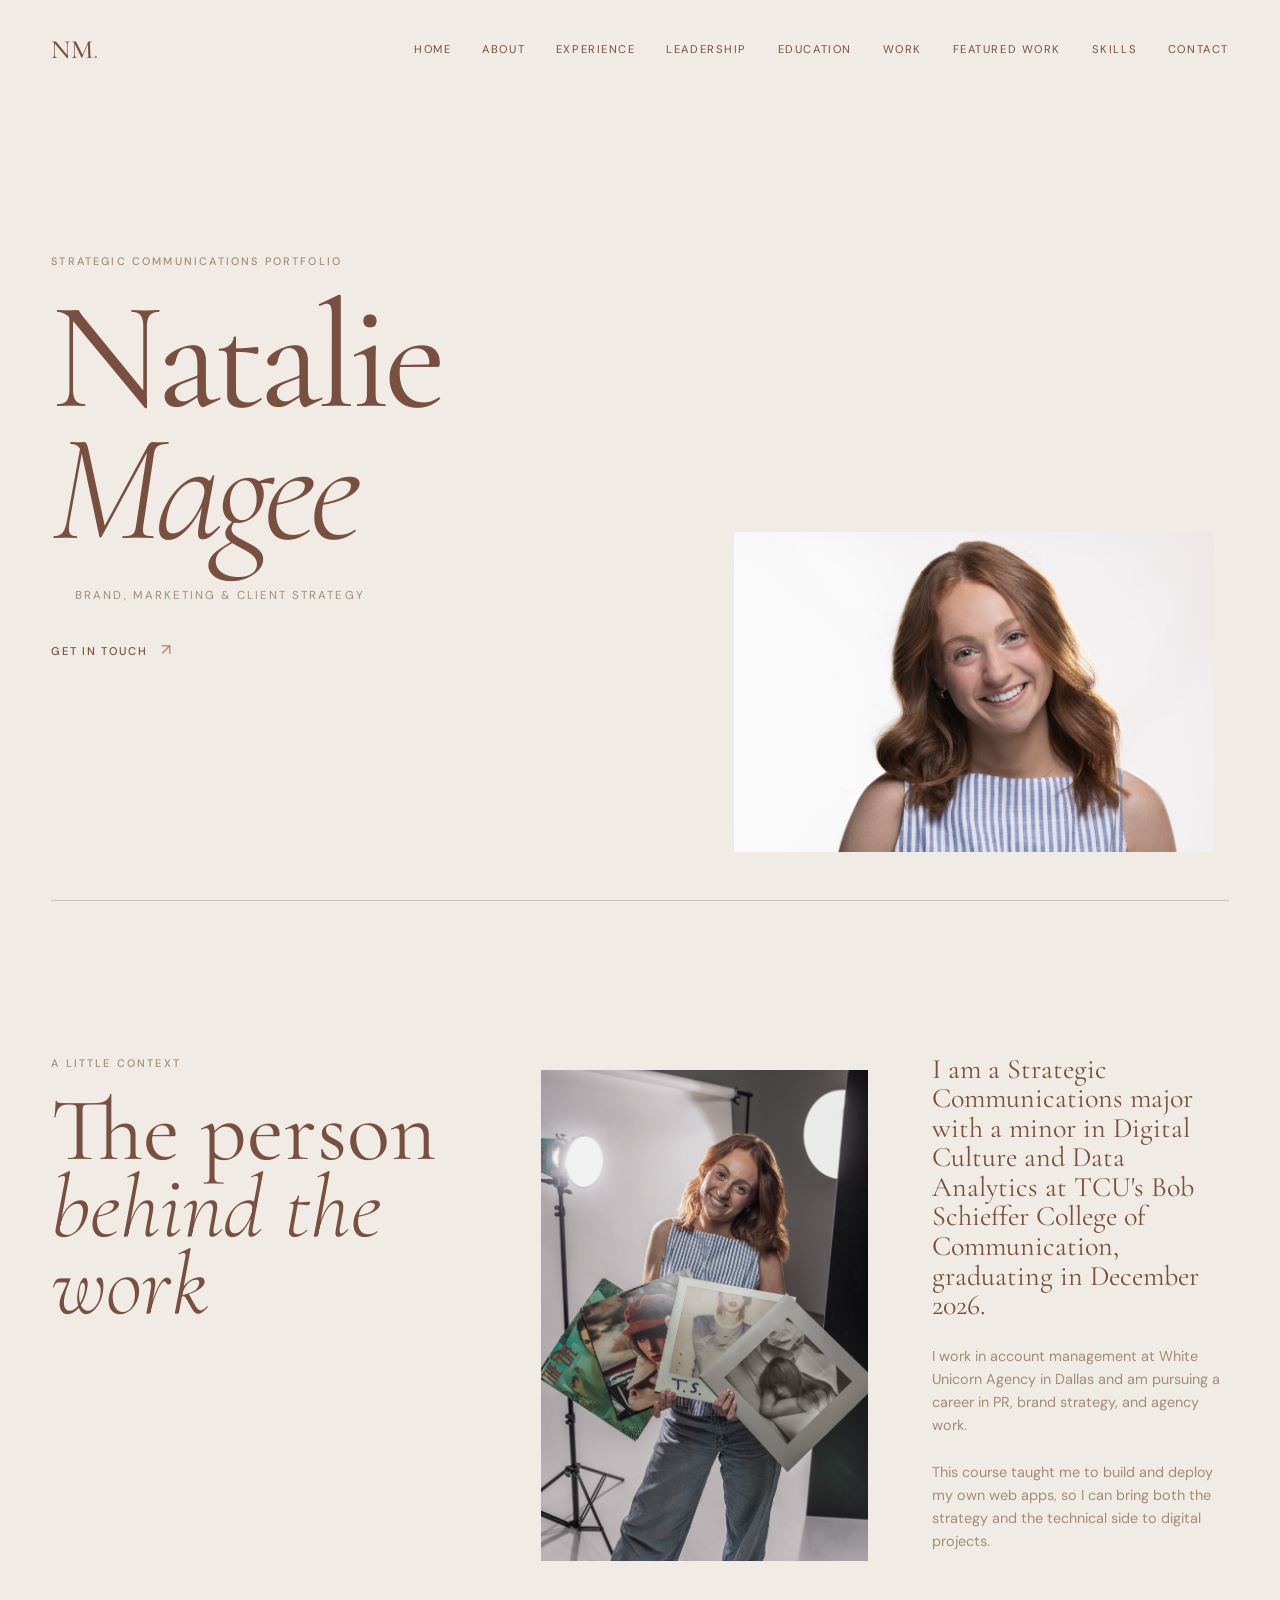
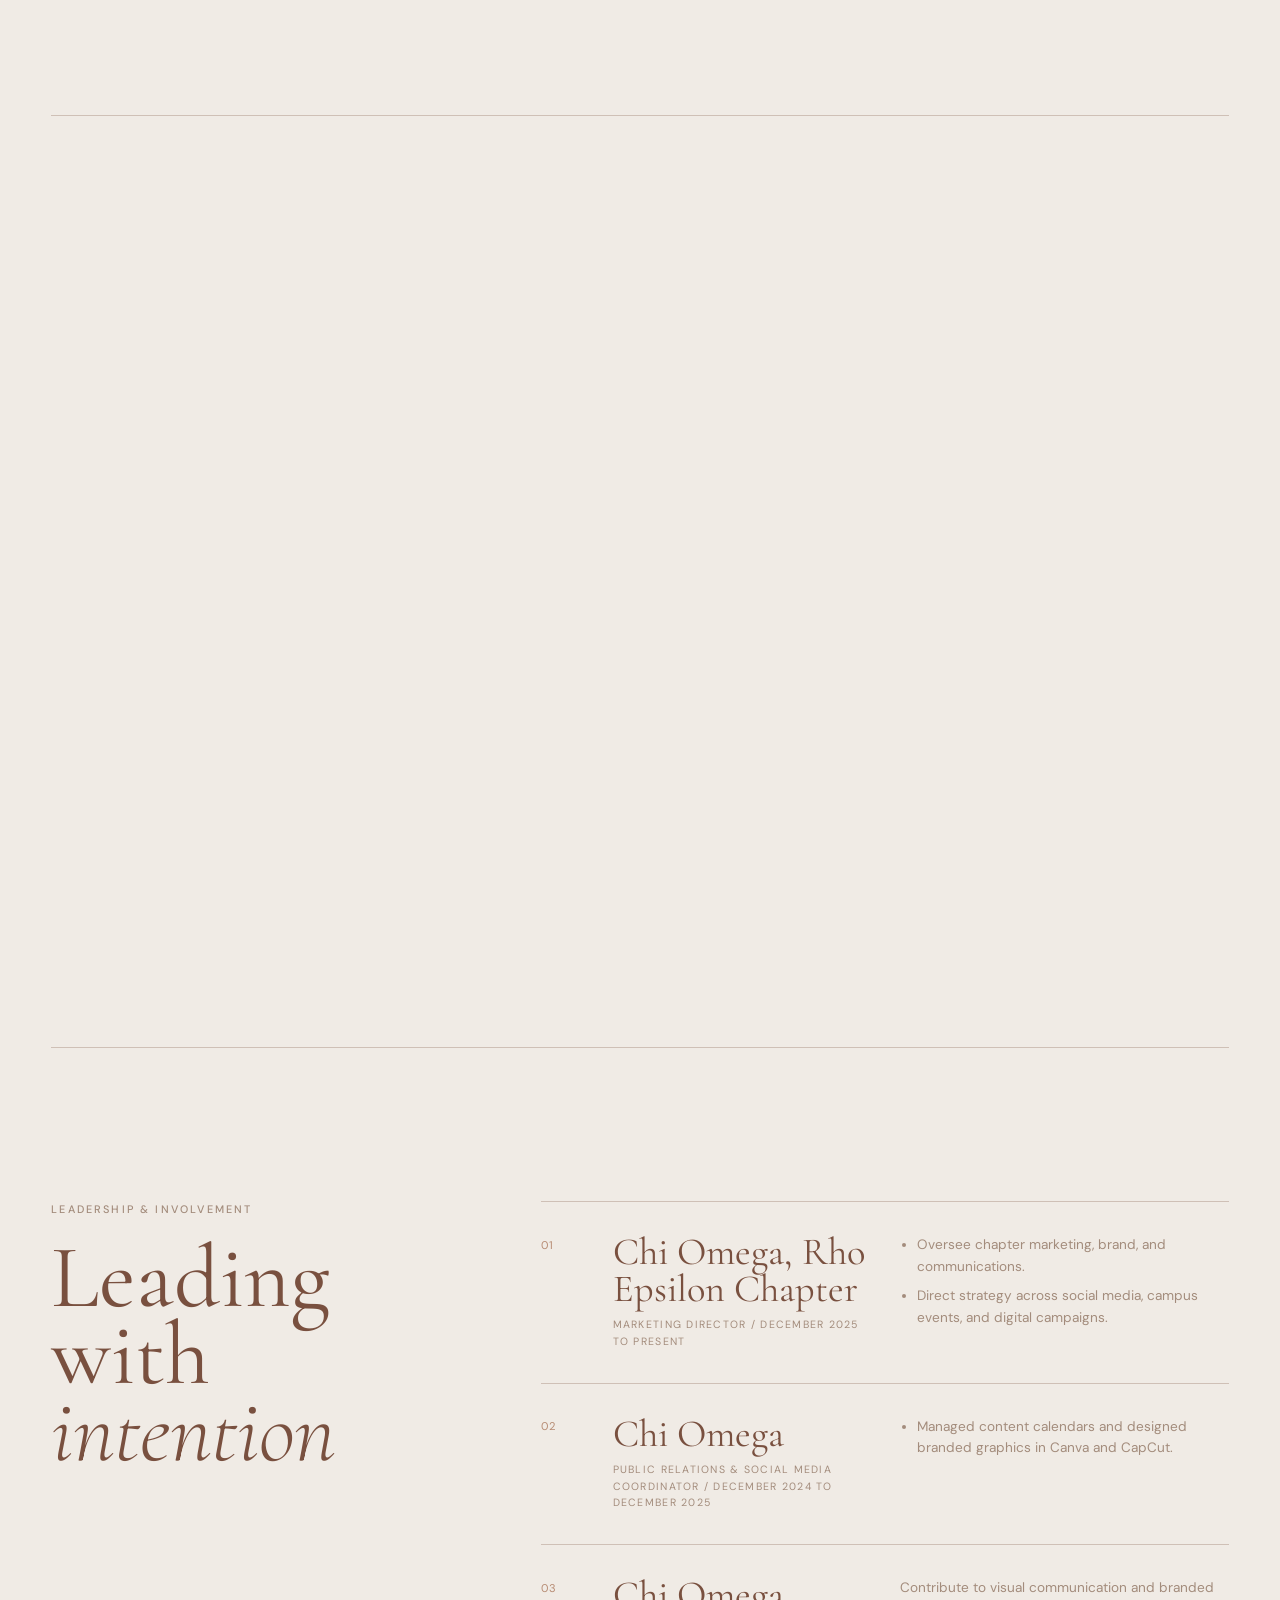
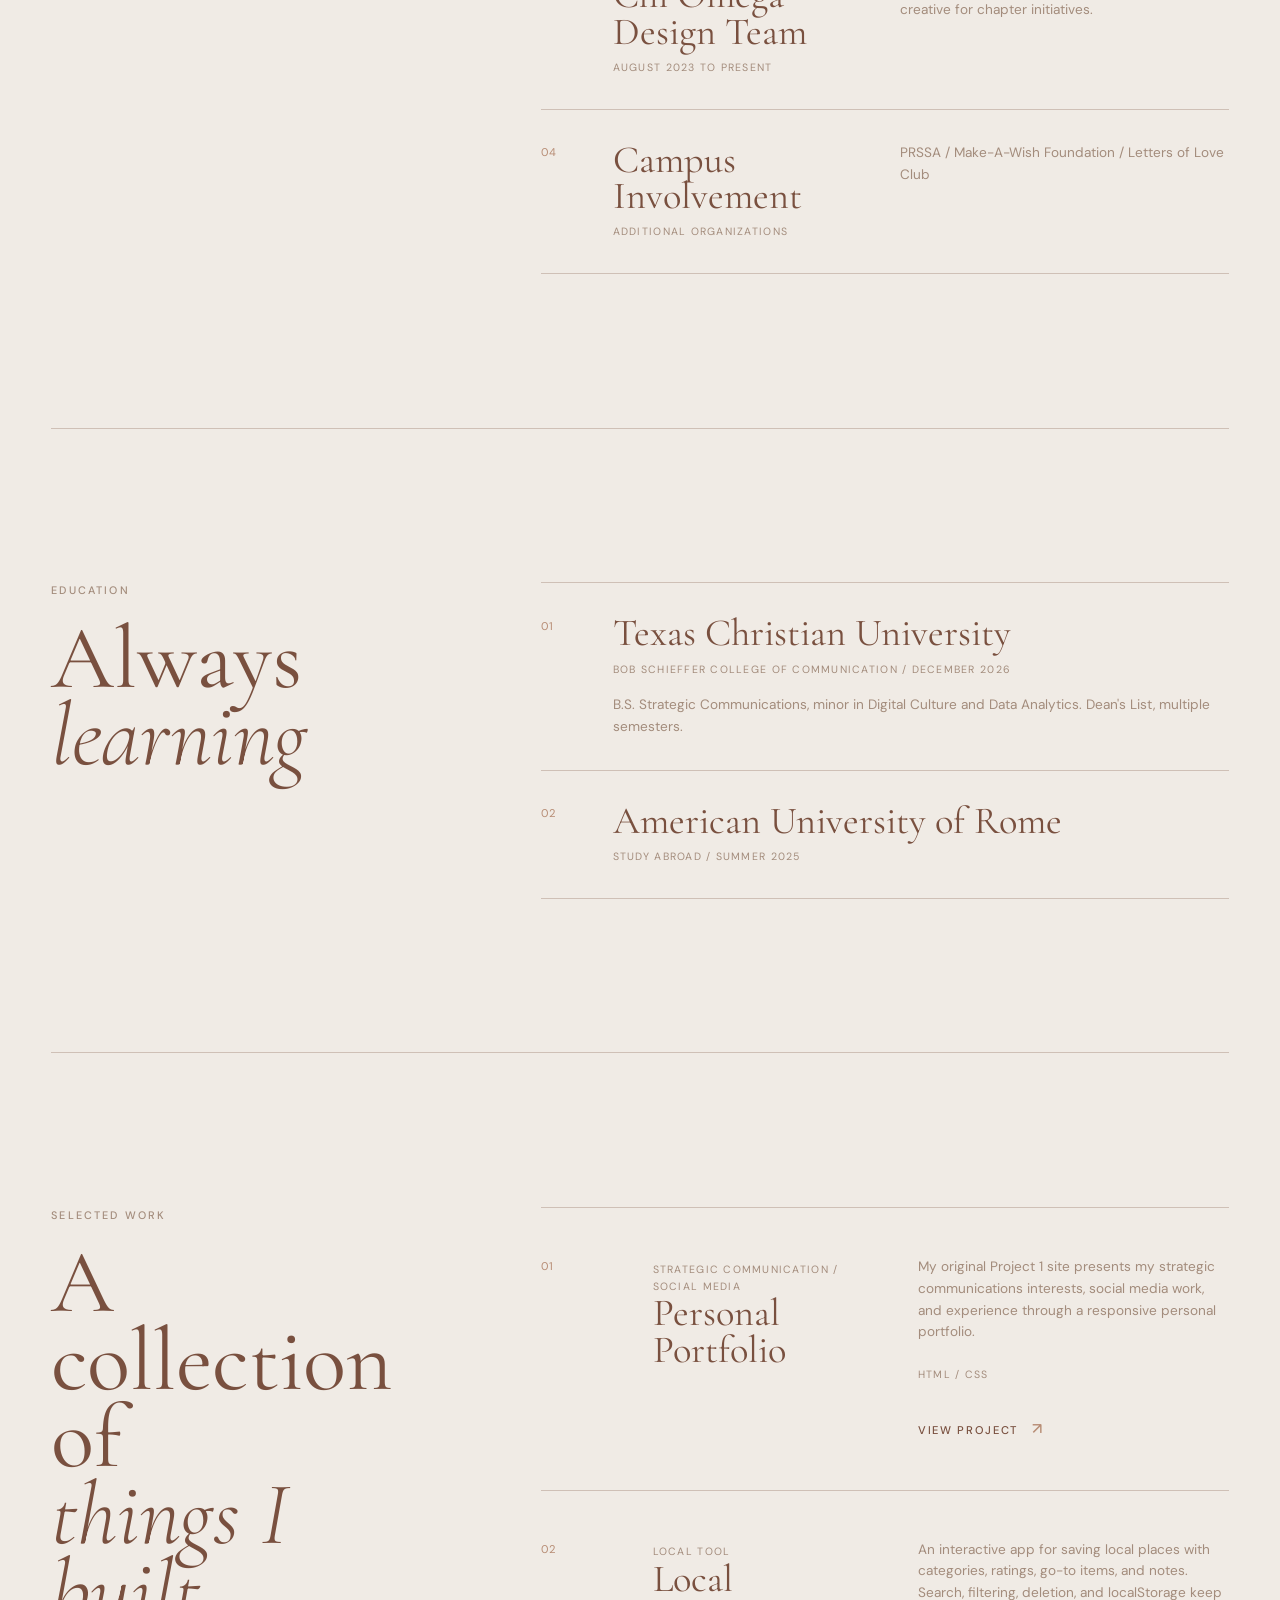
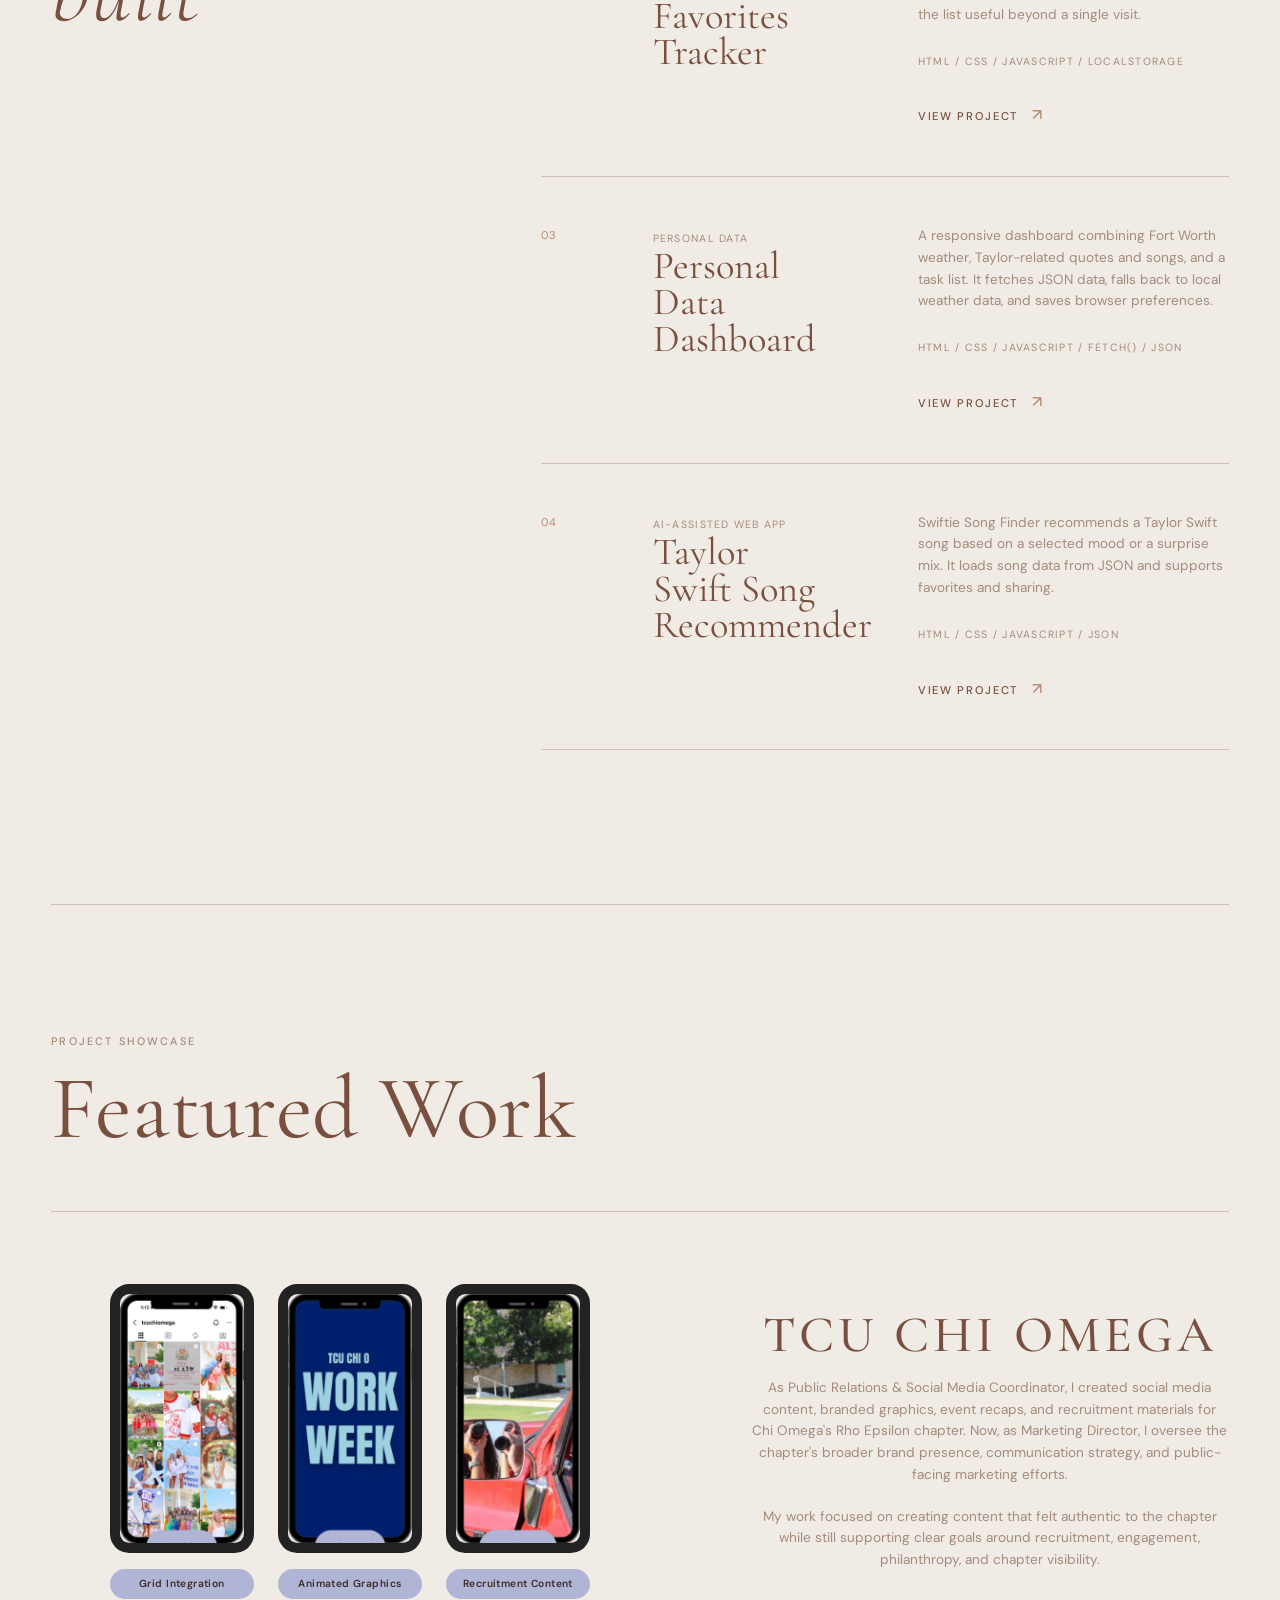
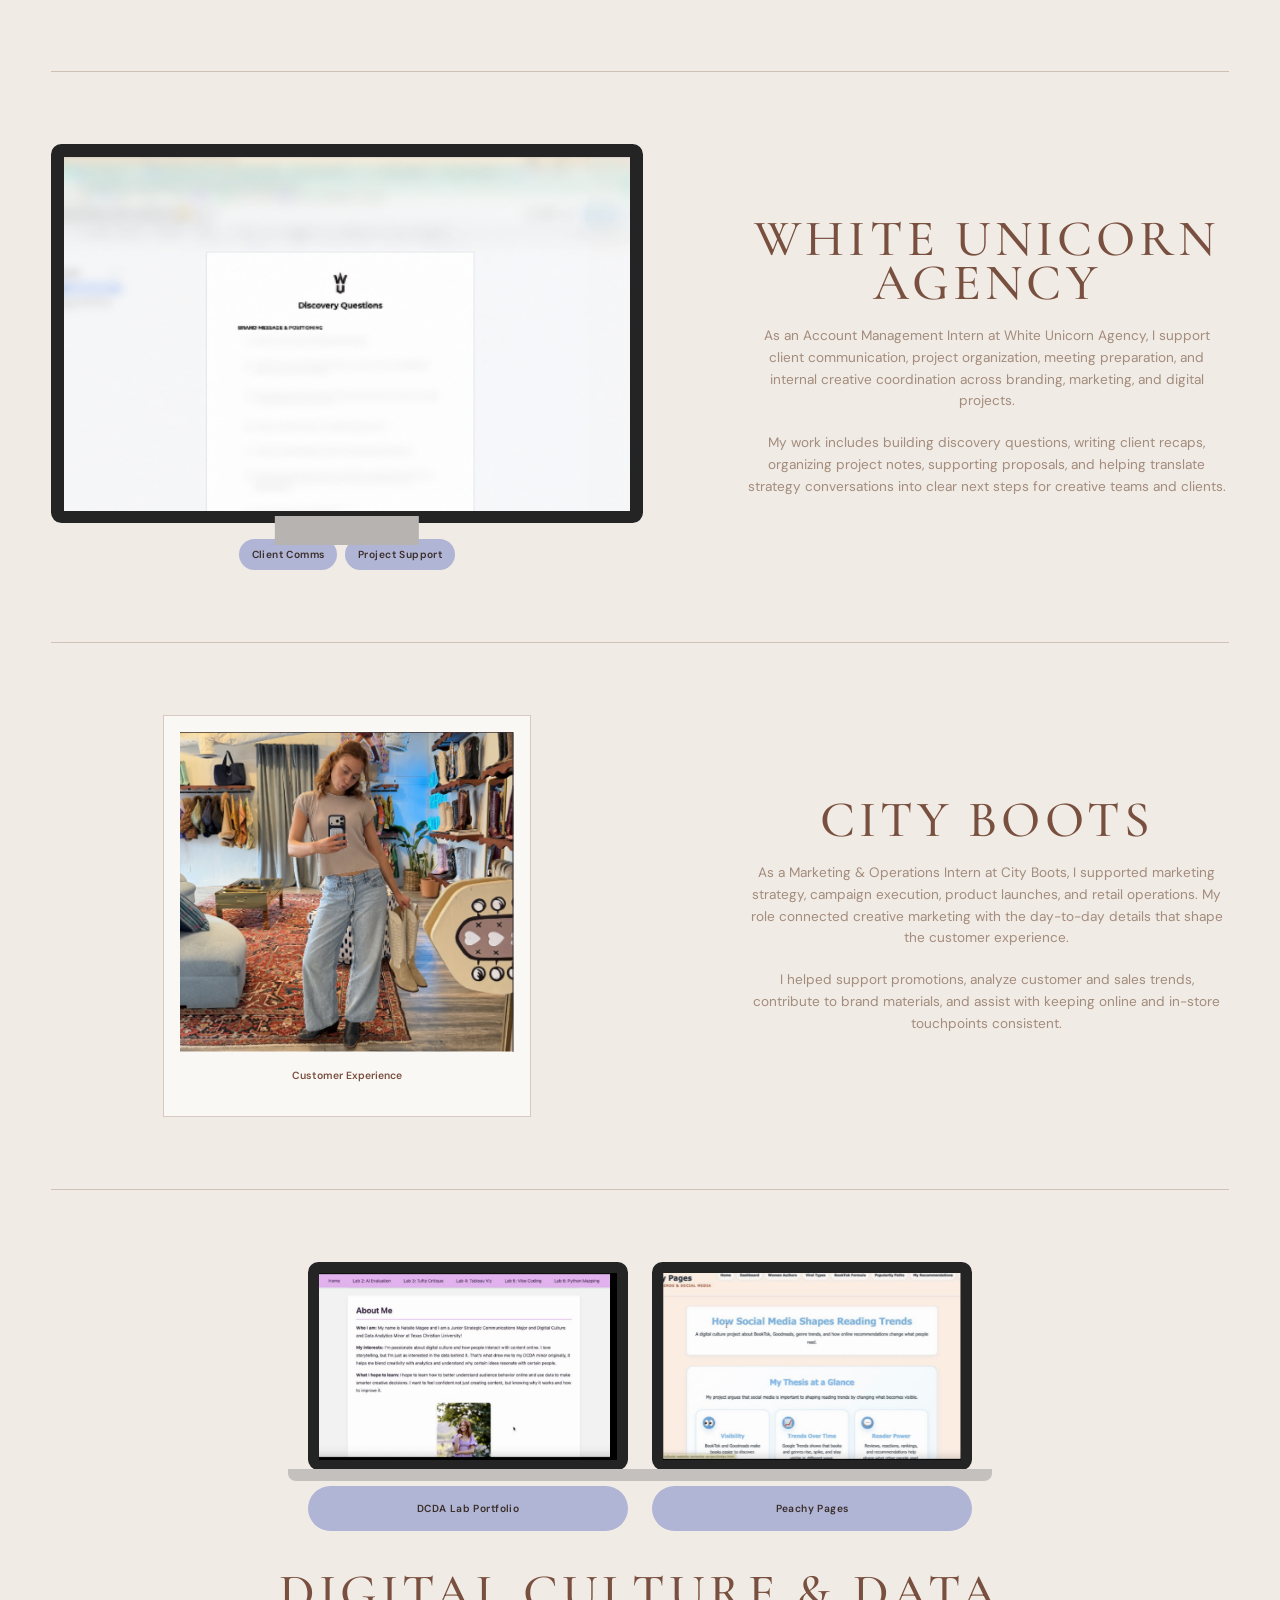
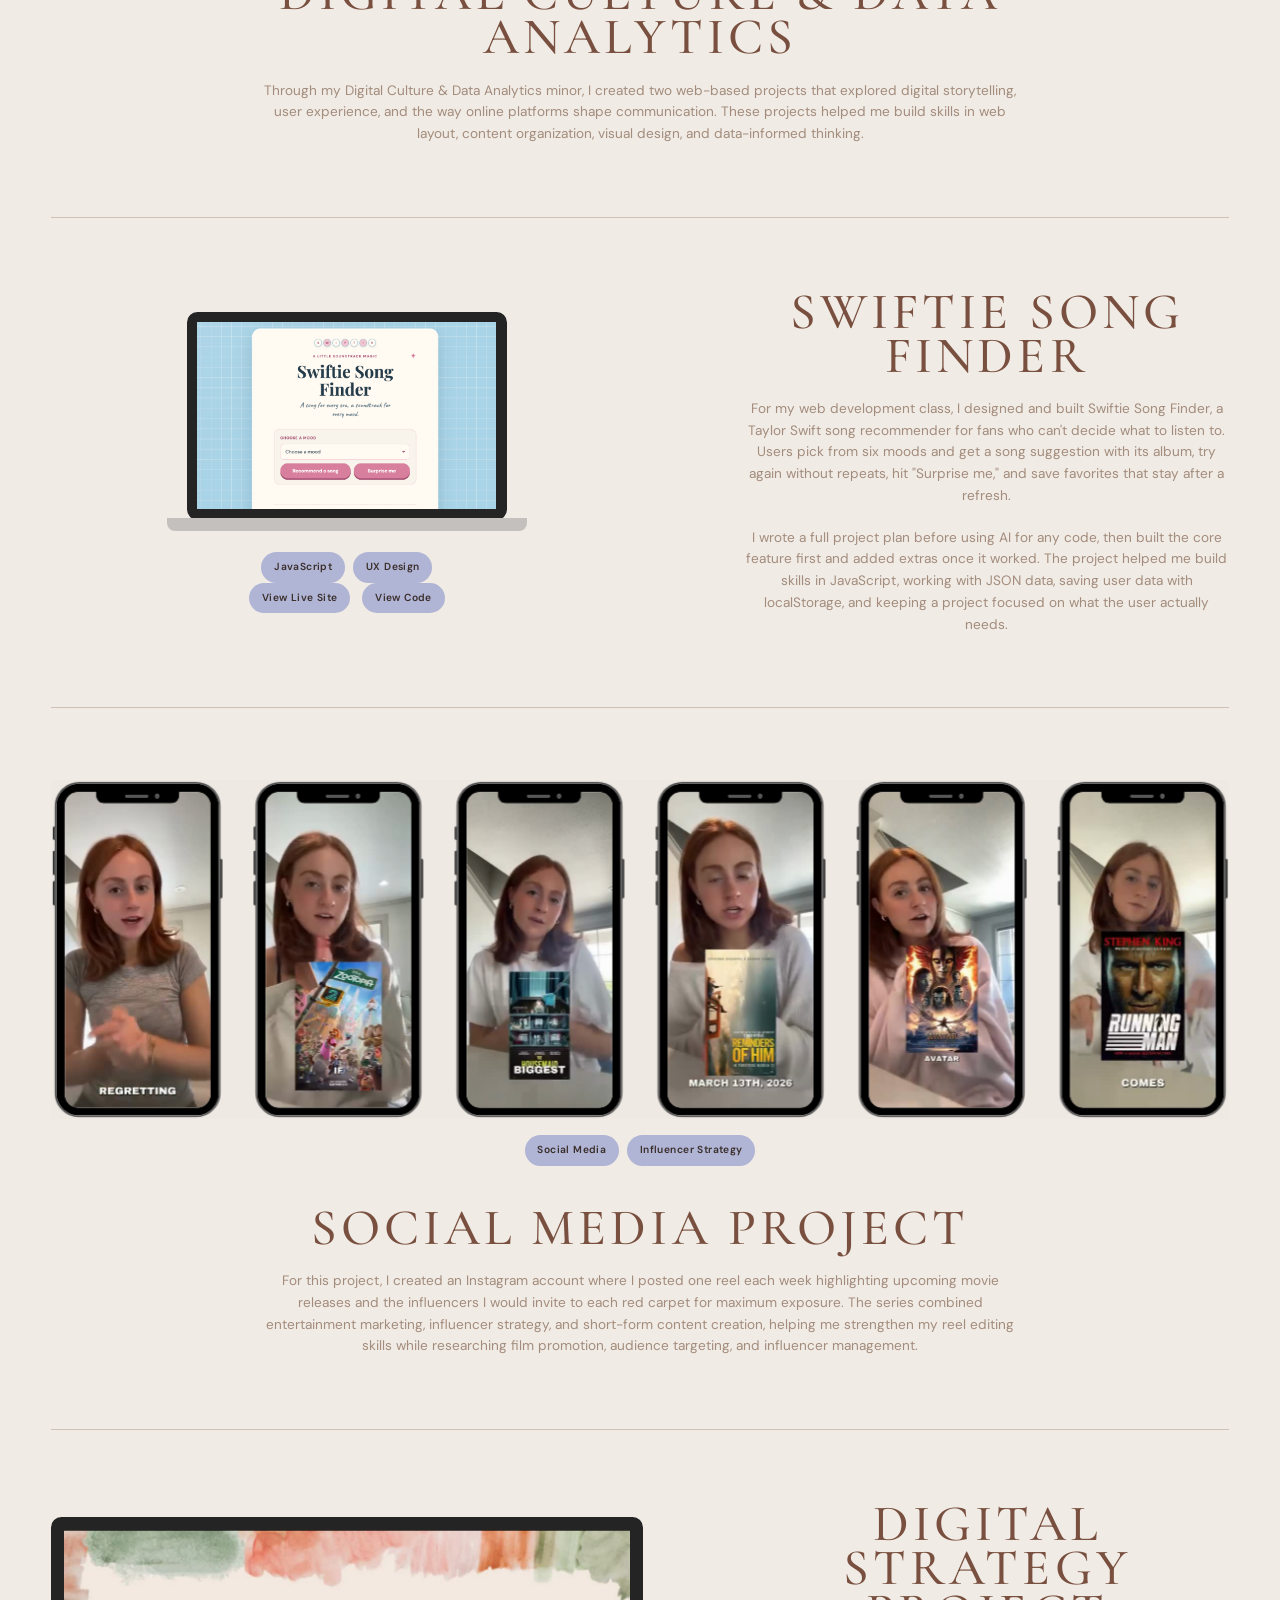
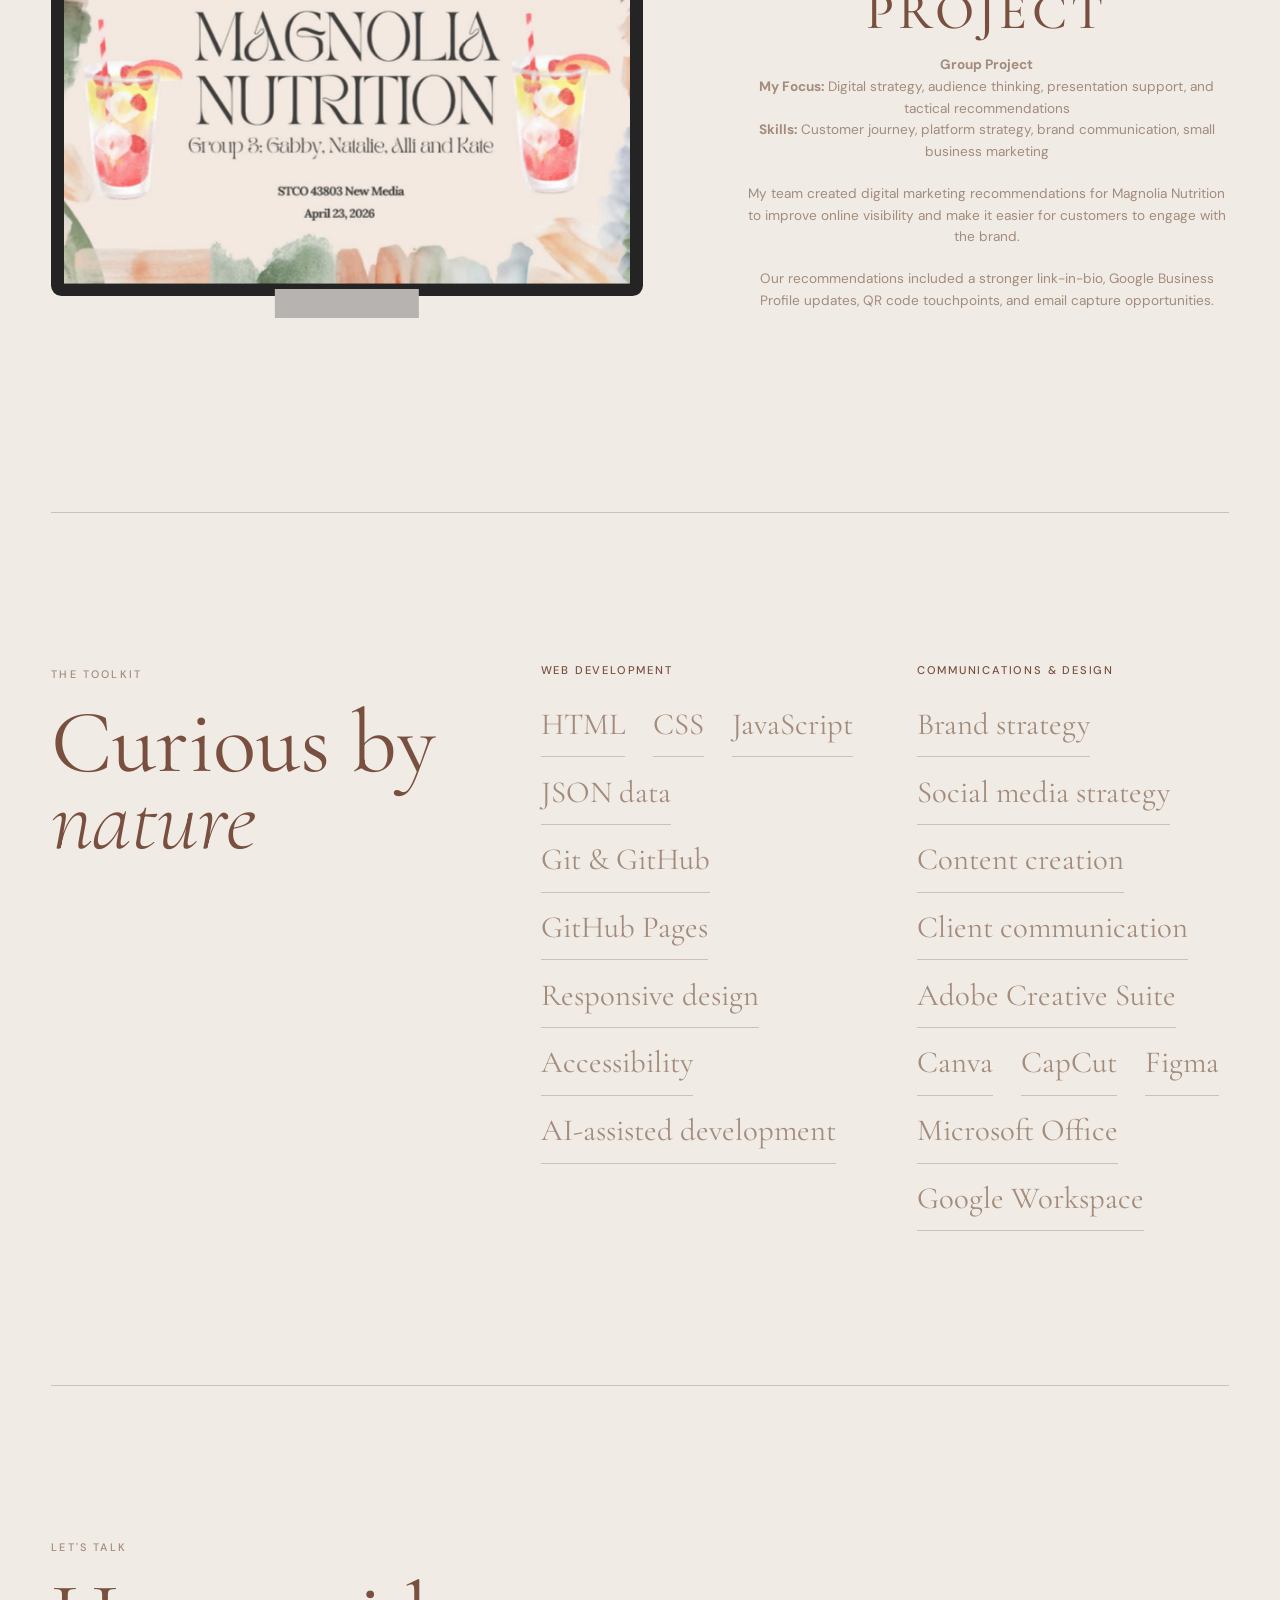
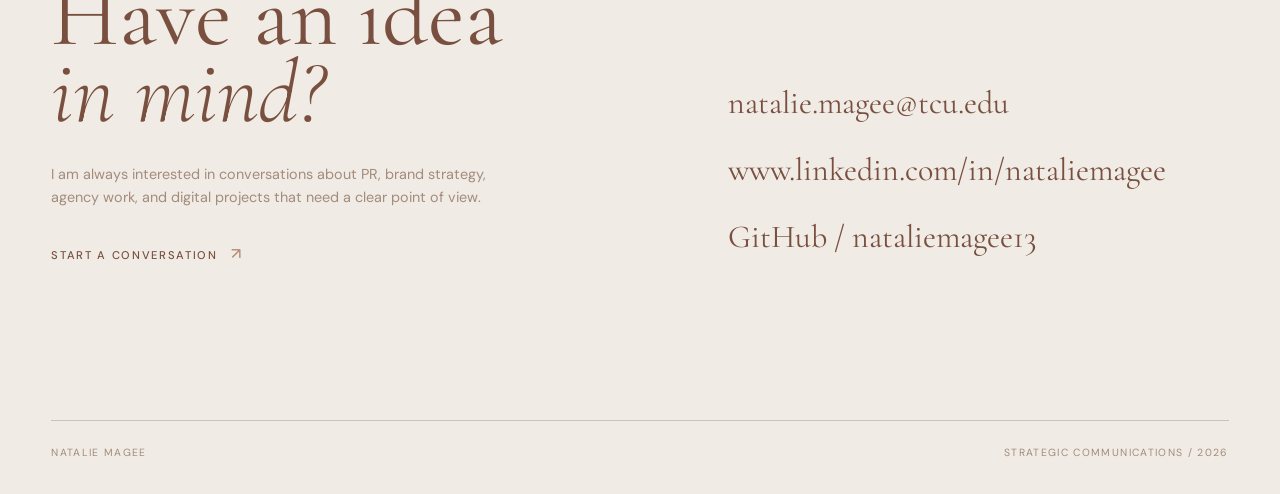
<file: index.html>
<!DOCTYPE html>
<html lang="en">
<head>
    <meta charset="UTF-8">
    <meta name="viewport" content="width=device-width, initial-scale=1.0">
    <meta name="description" content="Natalie Magee's portfolio of strategic communications, branding, marketing, and digital projects.">
    <title>Natalie Magee | Strategic Communications</title>
    <link rel="stylesheet" href="css/portfolio.css">
    <script src="js/portfolio.js" defer></script>
</head>
<body>
    <header class="site-header">
        <a class="wordmark" href="#home" aria-label="Natalie Magee home">NM<span>.</span></a>
        <nav class="site-nav" aria-label="Primary navigation">
            <a href="#home">Home</a>
            <a href="#about">About</a>
            <a href="#experience">Experience</a>
            <a href="#leadership">Leadership</a>
            <a href="#education">Education</a>
            <a href="#work">Work</a>
            <a href="#featured-work">Featured Work</a>
            <a href="#skills">Skills</a>
            <a href="#contact">Contact</a>
        </nav>
    </header>

    <main>
        <section id="home" class="hero" aria-labelledby="hero-heading">
            <div class="hero-copy reveal">
                <p class="section-label">Strategic communications portfolio</p>
                <h1 id="hero-heading">Natalie<br><em>Magee</em></h1>
                <p class="hero-subtitle">Brand, marketing &amp; client strategy</p>
                <a class="text-link" href="#contact">Get in touch <span aria-hidden="true">↗</span></a>
            </div>
            <div class="hero-portrait reveal reveal-delay-one">
                <img src="images/WUA_Uni_Portrait_Edit-4.jpg" alt="Portrait of Natalie Magee outdoors" width="4000" height="2668">
            </div>
        </section>

        <section id="about" class="editorial-section about-section" aria-labelledby="about-heading">
            <div class="section-intro reveal">
                <p class="section-label">A little context</p>
                <h2 id="about-heading">The person<br><em>behind the work</em></h2>
            </div>
            <div class="about-content reveal reveal-delay-one">
                <div class="about-image">
                    <img src="images/WUA_Uni_Portrait_Edit-8.jpg" alt="Natalie Magee in a neutral blazer" width="2668" height="4000" loading="lazy">
                </div>
                <div class="about-copy">
                    <p class="lead">I am a Strategic Communications major with a minor in Digital Culture and Data Analytics at TCU's Bob Schieffer College of Communication, graduating in December 2026.</p>
                    <p>I work in account management at White Unicorn Agency in Dallas and am pursuing a career in PR, brand strategy, and agency work.</p>
                    <p>This course taught me to build and deploy my own web apps, so I can bring both the strategy and the technical side to digital projects.</p>
                </div>
            </div>
        </section>

        <section id="experience" class="editorial-section experience-section" aria-labelledby="experience-heading">
            <div class="section-intro reveal">
                <p class="section-label">Selected experience</p>
                <h2 id="experience-heading">Where strategy<br><em>meets people</em></h2>
            </div>
            <div class="experience-list reveal reveal-delay-one">
                <article class="experience-item">
                    <p class="item-number">01</p>
                    <div>
                        <h3>White Unicorn Agency</h3>
                        <p class="item-role">Account Management / Dallas, TX / May 2026 to Present</p>
                    </div>
                    <ul class="item-description">
                        <li>Support client communication and account work for Dallas brands.</li>
                        <li>Led outreach for the "Shoot Your Shot" spec shoot initiative for brands including Shug's Bagels, Mantle, and Hotel ZaZa.</li>
                        <li>Create client decks, discovery questionnaires, and proposals.</li>
                    </ul>
                </article>
                <article class="experience-item">
                    <p class="item-number">02</p>
                    <div>
                        <h3>City Boots</h3>
                        <p class="item-role">Marketing &amp; Operations Intern / Fort Worth, TX / September 2025 to May 2026</p>
                    </div>
                    <ul class="item-description">
                        <li>Analyzed customer behavior and sales trends to support marketing strategy.</li>
                        <li>Supported campaigns across social, email, and in-store channels.</li>
                        <li>Helped develop product launches and brand materials.</li>
                    </ul>
                </article>
                <article class="experience-item">
                    <p class="item-number">03</p>
                    <div>
                        <h3>Jill Rae Interior Design</h3>
                        <p class="item-role">Design Intern / Ridgefield, CT / May 2023 to June 2023</p>
                    </div>
                    <ul class="item-description">
                        <li>Assisted with concept development and mood boards.</li>
                        <li>Supported client presentations and design preparation.</li>
                    </ul>
                </article>
            </div>
        </section>

        <section id="leadership" class="editorial-section leadership-section" aria-labelledby="leadership-heading">
            <div class="section-intro reveal">
                <p class="section-label">Leadership &amp; involvement</p>
                <h2 id="leadership-heading">Leading with<br><em>intention</em></h2>
            </div>
            <div class="experience-list reveal reveal-delay-one">
                <article class="experience-item">
                    <p class="item-number">01</p>
                    <div>
                        <h3>Chi Omega, Rho Epsilon Chapter</h3>
                        <p class="item-role">Marketing Director / December 2025 to Present</p>
                    </div>
                    <ul class="item-description">
                        <li>Oversee chapter marketing, brand, and communications.</li>
                        <li>Direct strategy across social media, campus events, and digital campaigns.</li>
                    </ul>
                </article>
                <article class="experience-item">
                    <p class="item-number">02</p>
                    <div>
                        <h3>Chi Omega</h3>
                        <p class="item-role">Public Relations &amp; Social Media Coordinator / December 2024 to December 2025</p>
                    </div>
                    <ul class="item-description">
                        <li>Managed content calendars and designed branded graphics in Canva and CapCut.</li>
                    </ul>
                </article>
                <article class="experience-item">
                    <p class="item-number">03</p>
                    <div>
                        <h3>Chi Omega Design Team</h3>
                        <p class="item-role">August 2023 to Present</p>
                    </div>
                    <p class="item-description">Contribute to visual communication and branded creative for chapter initiatives.</p>
                </article>
                <article class="experience-item">
                    <p class="item-number">04</p>
                    <div>
                        <h3>Campus Involvement</h3>
                        <p class="item-role">Additional organizations</p>
                    </div>
                    <p class="item-description">PRSSA / Make-A-Wish Foundation / Letters of Love Club</p>
                </article>
            </div>
        </section>

        <section id="education" class="editorial-section education-section" aria-labelledby="education-heading">
            <div class="section-intro reveal">
                <p class="section-label">Education</p>
                <h2 id="education-heading">Always<br><em>learning</em></h2>
            </div>
            <div class="education-list reveal reveal-delay-one">
                <article class="education-item">
                    <p class="item-number">01</p>
                    <div>
                        <h3>Texas Christian University</h3>
                        <p class="item-role">Bob Schieffer College of Communication / December 2026</p>
                        <p class="education-description">B.S. Strategic Communications, minor in Digital Culture and Data Analytics. Dean's List, multiple semesters.</p>
                    </div>
                </article>
                <article class="education-item">
                    <p class="item-number">02</p>
                    <div>
                        <h3>American University of Rome</h3>
                        <p class="item-role">Study Abroad / Summer 2025</p>
                    </div>
                </article>
            </div>
        </section>

        <section id="work" class="editorial-section work-section" aria-labelledby="work-heading">
            <div class="section-intro reveal">
                <p class="section-label">Selected work</p>
                <h2 id="work-heading">A collection of<br><em>things I built</em></h2>
            </div>
            <div class="work-list">
                <article class="work-item reveal">
                    <p class="item-number">01</p>
                    <div class="work-main">
                        <p class="work-type">Strategic communication / social media</p>
                        <h3>Personal Portfolio</h3>
                        <p>My original Project 1 site presents my strategic communications interests, social media work, and experience through a responsive personal portfolio.</p>
                        <p class="work-tools">HTML / CSS</p>
                        <a class="text-link" href="projects/project1-original/index.html">View project <span aria-hidden="true">↗</span></a>
                    </div>
                </article>
                <article class="work-item reveal">
                    <p class="item-number">02</p>
                    <div class="work-main">
                        <p class="work-type">Local tool</p>
                        <h3>Local Favorites Tracker</h3>
                        <p>An interactive app for saving local places with categories, ratings, go-to items, and notes. Search, filtering, deletion, and localStorage keep the list useful beyond a single visit.</p>
                        <p class="work-tools">HTML / CSS / JavaScript / localStorage</p>
                        <a class="text-link" href="projects/project2-tracker/index.html">View project <span aria-hidden="true">↗</span></a>
                    </div>
                </article>
                <article class="work-item reveal">
                    <p class="item-number">03</p>
                    <div class="work-main">
                        <p class="work-type">Personal data</p>
                        <h3>Personal Data Dashboard</h3>
                        <p>A responsive dashboard combining Fort Worth weather, Taylor-related quotes and songs, and a task list. It fetches JSON data, falls back to local weather data, and saves browser preferences.</p>
                        <p class="work-tools">HTML / CSS / JavaScript / fetch() / JSON</p>
                        <a class="text-link" href="projects/project3-dashboard/index.html">View project <span aria-hidden="true">↗</span></a>
                    </div>
                </article>
                <article class="work-item reveal">
                    <p class="item-number">04</p>
                    <div class="work-main">
                        <p class="work-type">AI-assisted web app</p>
                        <h3>Taylor Swift Song Recommender</h3>
                        <p>Swiftie Song Finder recommends a Taylor Swift song based on a selected mood or a surprise mix. It loads song data from JSON and supports favorites and sharing.</p>
                        <p class="work-tools">HTML / CSS / JavaScript / JSON</p>
                        <a class="text-link" href="projects/project-zed/index.html">View project <span aria-hidden="true">↗</span></a>
                    </div>
                </article>
            </div>
        </section>

        <section id="featured-work" class="featured-work-section" aria-labelledby="featured-work-heading">
            <div class="featured-work-heading reveal">
                <p class="section-label">Project showcase</p>
                <h2 id="featured-work-heading">Featured Work</h2>
            </div>
            <article class="featured-project featured-project-wide reveal">
                <div class="featured-media featured-phone-row">
                    <figure><div class="featured-phone"><img src="images/chi-omega-grid.png" alt="Chi Omega Instagram grid" loading="lazy"></div><figcaption>Grid Integration</figcaption></figure>
                    <figure><div class="featured-phone"><img src="images/chi-omega-workweek.png" alt="TCU Chi O Work Week animated graphic" loading="lazy"></div><figcaption>Animated Graphics</figcaption></figure>
                    <figure><div class="featured-phone"><img src="images/chi-omega-recruitment.png" alt="Chi Omega recruitment video still" loading="lazy"></div><figcaption>Recruitment Content</figcaption></figure>
                </div>
                <div class="featured-copy"><h3>TCU Chi Omega</h3><p>As Public Relations &amp; Social Media Coordinator, I created social media content, branded graphics, event recaps, and recruitment materials for Chi Omega's Rho Epsilon chapter. Now, as Marketing Director, I oversee the chapter's broader brand presence, communication strategy, and public-facing marketing efforts.</p><p>My work focused on creating content that felt authentic to the chapter while still supporting clear goals around recruitment, engagement, philanthropy, and chapter visibility.</p></div>
            </article>
            <article class="featured-project reveal"><div class="featured-media"><div class="featured-monitor"><img src="images/white-unicorn-discovery.png" alt="White Unicorn discovery questions document" loading="lazy"></div><div class="featured-tags"><span>Client Comms</span><span>Project Support</span></div></div><div class="featured-copy"><h3>White Unicorn Agency</h3><p>As an Account Management Intern at White Unicorn Agency, I support client communication, project organization, meeting preparation, and internal creative coordination across branding, marketing, and digital projects.</p><p>My work includes building discovery questions, writing client recaps, organizing project notes, supporting proposals, and helping translate strategy conversations into clear next steps for creative teams and clients.</p></div></article>
            <article class="featured-project reveal"><div class="featured-media featured-polaroid"><img src="images/city-boots.png" alt="Natalie in the City Boots store surrounded by boots" loading="lazy"><span>Customer Experience</span></div><div class="featured-copy"><h3>City Boots</h3><p>As a Marketing &amp; Operations Intern at City Boots, I supported marketing strategy, campaign execution, product launches, and retail operations. My role connected creative marketing with the day-to-day details that shape the customer experience.</p><p>I helped support promotions, analyze customer and sales trends, contribute to brand materials, and assist with keeping online and in-store touchpoints consistent.</p></div></article>
            <article class="featured-project featured-project-centered reveal"><div class="featured-media featured-laptop-row"><figure><div class="featured-laptop"><img src="images/dcda-lab-portfolio.png" alt="DCDA Lab Portfolio project" loading="lazy"></div><figcaption><a href="#">DCDA Lab Portfolio</a></figcaption></figure><figure><div class="featured-laptop"><img src="images/peachy-pages.png" alt="Peachy Pages project" loading="lazy"></div><figcaption><a href="#">Peachy Pages</a></figcaption></figure></div><div class="featured-copy"><h3>Digital Culture &amp; Data Analytics</h3><p>Through my Digital Culture &amp; Data Analytics minor, I created two web-based projects that explored digital storytelling, user experience, and the way online platforms shape communication. These projects helped me build skills in web layout, content organization, visual design, and data-informed thinking.</p></div></article>
            <article class="featured-project reveal"><div class="featured-media"><div class="featured-laptop featured-single-laptop"><img src="images/swiftie-song-finder.png" alt="Swiftie Song Finder website" loading="lazy"></div><div class="featured-tags"><span>JavaScript</span><span>UX Design</span></div><div class="featured-actions"><a href="https://nataliemagee13.github.io/zed/" target="_blank" rel="noreferrer">View Live Site</a><a href="#">View Code</a></div></div><div class="featured-copy"><h3>Swiftie Song Finder</h3><p>For my web development class, I designed and built Swiftie Song Finder, a Taylor Swift song recommender for fans who can't decide what to listen to. Users pick from six moods and get a song suggestion with its album, try again without repeats, hit "Surprise me," and save favorites that stay after a refresh.</p><p>I wrote a full project plan before using AI for any code, then built the core feature first and added extras once it worked. The project helped me build skills in JavaScript, working with JSON data, saving user data with localStorage, and keeping a project focused on what the user actually needs.</p></div></article>
            <article class="featured-project featured-project-centered reveal"><div class="featured-media featured-wide-image"><img src="images/social-media-reels.png" alt="Six Instagram reels about upcoming movie releases" loading="lazy"><div class="featured-tags"><span>Social Media</span><span>Influencer Strategy</span></div></div><div class="featured-copy"><h3>Social Media Project</h3><p>For this project, I created an Instagram account where I posted one reel each week highlighting upcoming movie releases and the influencers I would invite to each red carpet for maximum exposure. The series combined entertainment marketing, influencer strategy, and short-form content creation, helping me strengthen my reel editing skills while researching film promotion, audience targeting, and influencer management.</p></div></article>
            <article class="featured-project reveal"><div class="featured-media"><div class="featured-monitor"><img src="images/magnolia-nutrition.png" alt="Magnolia Nutrition group presentation title slide" loading="lazy"></div></div><div class="featured-copy"><h3>Digital Strategy Project</h3><p><strong>Group Project</strong><br><strong>My Focus:</strong> Digital strategy, audience thinking, presentation support, and tactical recommendations<br><strong>Skills:</strong> Customer journey, platform strategy, brand communication, small business marketing</p><p>My team created digital marketing recommendations for Magnolia Nutrition to improve online visibility and make it easier for customers to engage with the brand.</p><p>Our recommendations included a stronger link-in-bio, Google Business Profile updates, QR code touchpoints, and email capture opportunities.</p></div></article>
        </section>

        <section id="skills" class="editorial-section skills-section" aria-labelledby="skills-heading">
            <div class="section-intro reveal">
                <p class="section-label">The toolkit</p>
                <h2 id="skills-heading">Curious by<br><em>nature</em></h2>
            </div>
            <div class="skills-groups reveal reveal-delay-one">
                <div class="skills-group">
                    <h3>Web Development</h3>
                    <ul class="skills-list">
                        <li>HTML</li>
                        <li>CSS</li>
                        <li>JavaScript</li>
                        <li>JSON data</li>
                        <li>Git &amp; GitHub</li>
                        <li>GitHub Pages</li>
                        <li>Responsive design</li>
                        <li>Accessibility</li>
                        <li>AI-assisted development</li>
                    </ul>
                </div>
                <div class="skills-group">
                    <h3>Communications &amp; Design</h3>
                    <ul class="skills-list">
                        <li>Brand strategy</li>
                        <li>Social media strategy</li>
                        <li>Content creation</li>
                        <li>Client communication</li>
                        <li>Adobe Creative Suite</li>
                        <li>Canva</li>
                        <li>CapCut</li>
                        <li>Figma</li>
                        <li>Microsoft Office</li>
                        <li>Google Workspace</li>
                    </ul>
                </div>
            </div>
        </section>

        <section id="contact" class="contact-section" aria-labelledby="contact-heading">
            <div class="contact-copy reveal">
                <p class="section-label">Let's talk</p>
                <h2 id="contact-heading">Have an idea<br><em>in mind?</em></h2>
                <p>I am always interested in conversations about PR, brand strategy, agency work, and digital projects that need a clear point of view.</p>
                <a class="text-link" href="mailto:natalie.magee@tcu.edu">Start a conversation <span aria-hidden="true">↗</span></a>
            </div>
            <div class="contact-details reveal reveal-delay-one">
                <a href="mailto:natalie.magee@tcu.edu">natalie.magee@tcu.edu</a>
                <a href="https://www.linkedin.com/in/nataliemagee" target="_blank" rel="noreferrer">www.linkedin.com/in/nataliemagee</a>
                <a href="https://github.com/nataliemagee13" target="_blank" rel="noreferrer">GitHub / nataliemagee13</a>
            </div>
        </section>
    </main>

    <footer class="site-footer">
        <p>Natalie Magee</p>
        <p>Strategic communications / 2026</p>
    </footer>
</body>
</html>
</file>
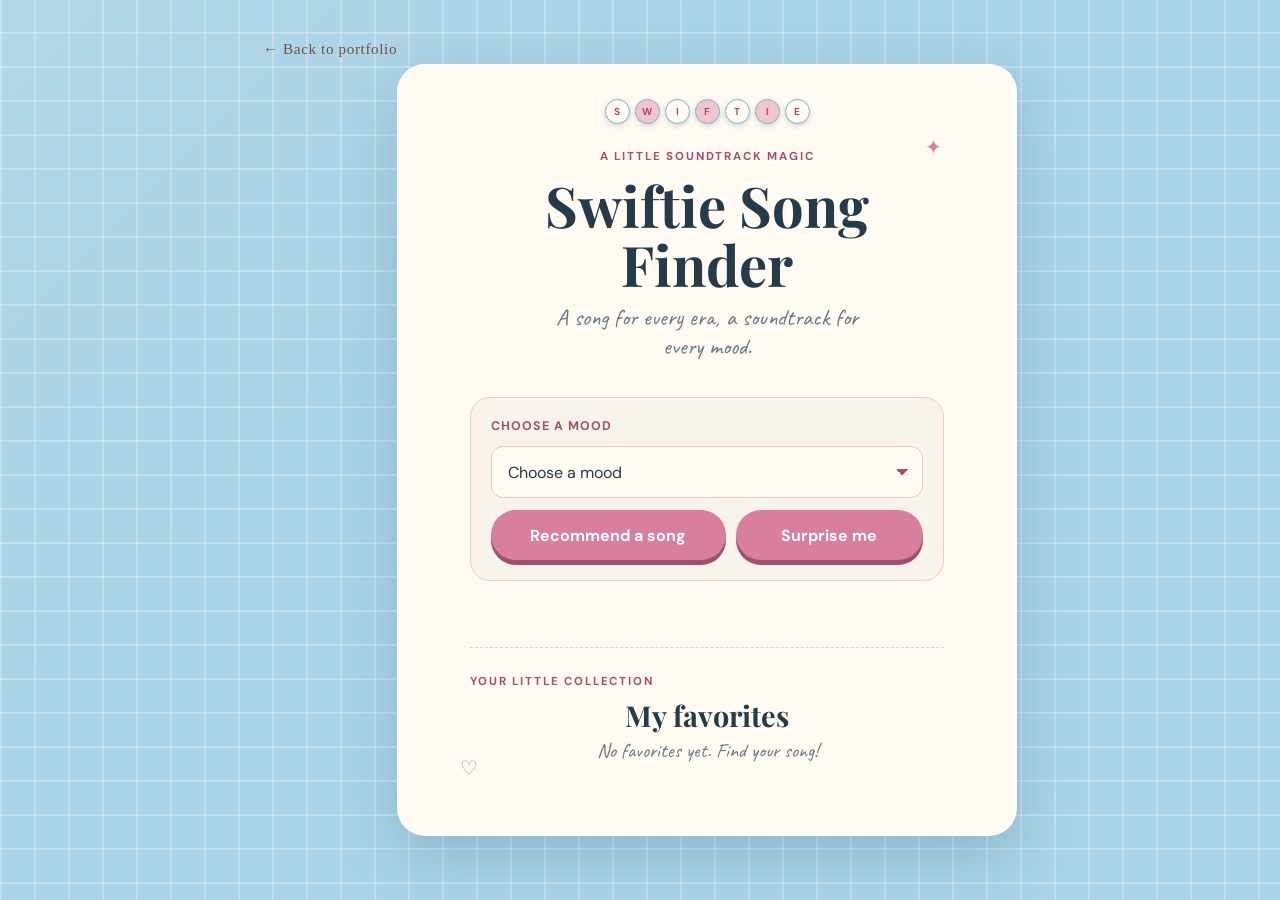
<file: projects/project-zed/index.html>
<!doctype html>
<html lang="en">
<head>
  <meta charset="utf-8">
  <meta name="viewport" content="width=device-width, initial-scale=1">
  <title>Swiftie Song Finder</title>
  <link rel="stylesheet" href="css/styles.css">
  <script src="js/app.js" defer></script>
</head>
<body>
  <a class="back-link" href="../../index.html">&larr; Back to portfolio</a>
  <main>
    <div class="bracelet" aria-hidden="true">
      <span>S</span><span>W</span><span>I</span><span>F</span><span>T</span><span>I</span><span>E</span>
    </div>
    <p class="eyebrow">A little soundtrack magic</p>
    <h1>Swiftie Song Finder</h1>
    <p class="subtitle">A song for every era, a soundtrack for every mood.</p>

    <form>
      <label for="mood-select">Choose a mood</label>
      <select id="mood-select" name="mood">
        <option value="">Choose a mood</option>
        <option value="happy">Happy</option>
        <option value="sad">Sad</option>
        <option value="hype">Hype</option>
        <option value="love">Love</option>
        <option value="nostalgic">Nostalgic</option>
        <option value="revenge">Revenge</option>
      </select>
      <div class="recommend-actions">
        <button id="recommend-btn" type="button">Recommend a song</button>
        <button id="surprise-btn" type="button">Surprise me</button>
      </div>
    </form>

    <p id="message" role="status" aria-live="polite"></p>

    <section id="result" hidden>
      <p class="result-kicker">Your Swiftie song</p>
      <span class="result-sparkle" aria-hidden="true">✦</span>
      <h2 id="song-title"></h2>
      <p class="album-line">from <span id="song-album"></span></p>
      <div class="result-actions">
        <button id="save-favorite-btn" type="button">Save to favorites</button>
        <a id="spotify-link" href="#" target="_blank" rel="noopener">Listen on Spotify</a>
        <div class="share-action">
          <button id="share-song-btn" type="button" aria-describedby="share-hint">Share my song</button>
          <small id="share-hint" class="share-hint">Copies a ready-to-share message</small>
        </div>
        <button id="again-btn" type="button">Try again</button>
      </div>
    </section>

    <section id="favorites-section" aria-labelledby="favorites-heading">
      <p class="result-kicker">Your little collection</p>
      <h2 id="favorites-heading">My favorites</h2>
      <p id="favorites-empty">No favorites yet. Find your song!</p>
      <p id="era-stat" class="era-stat" hidden aria-live="polite"></p>
      <ul id="favorites-list"></ul>
    </section>
  </main>
</body>
</html>
</file>
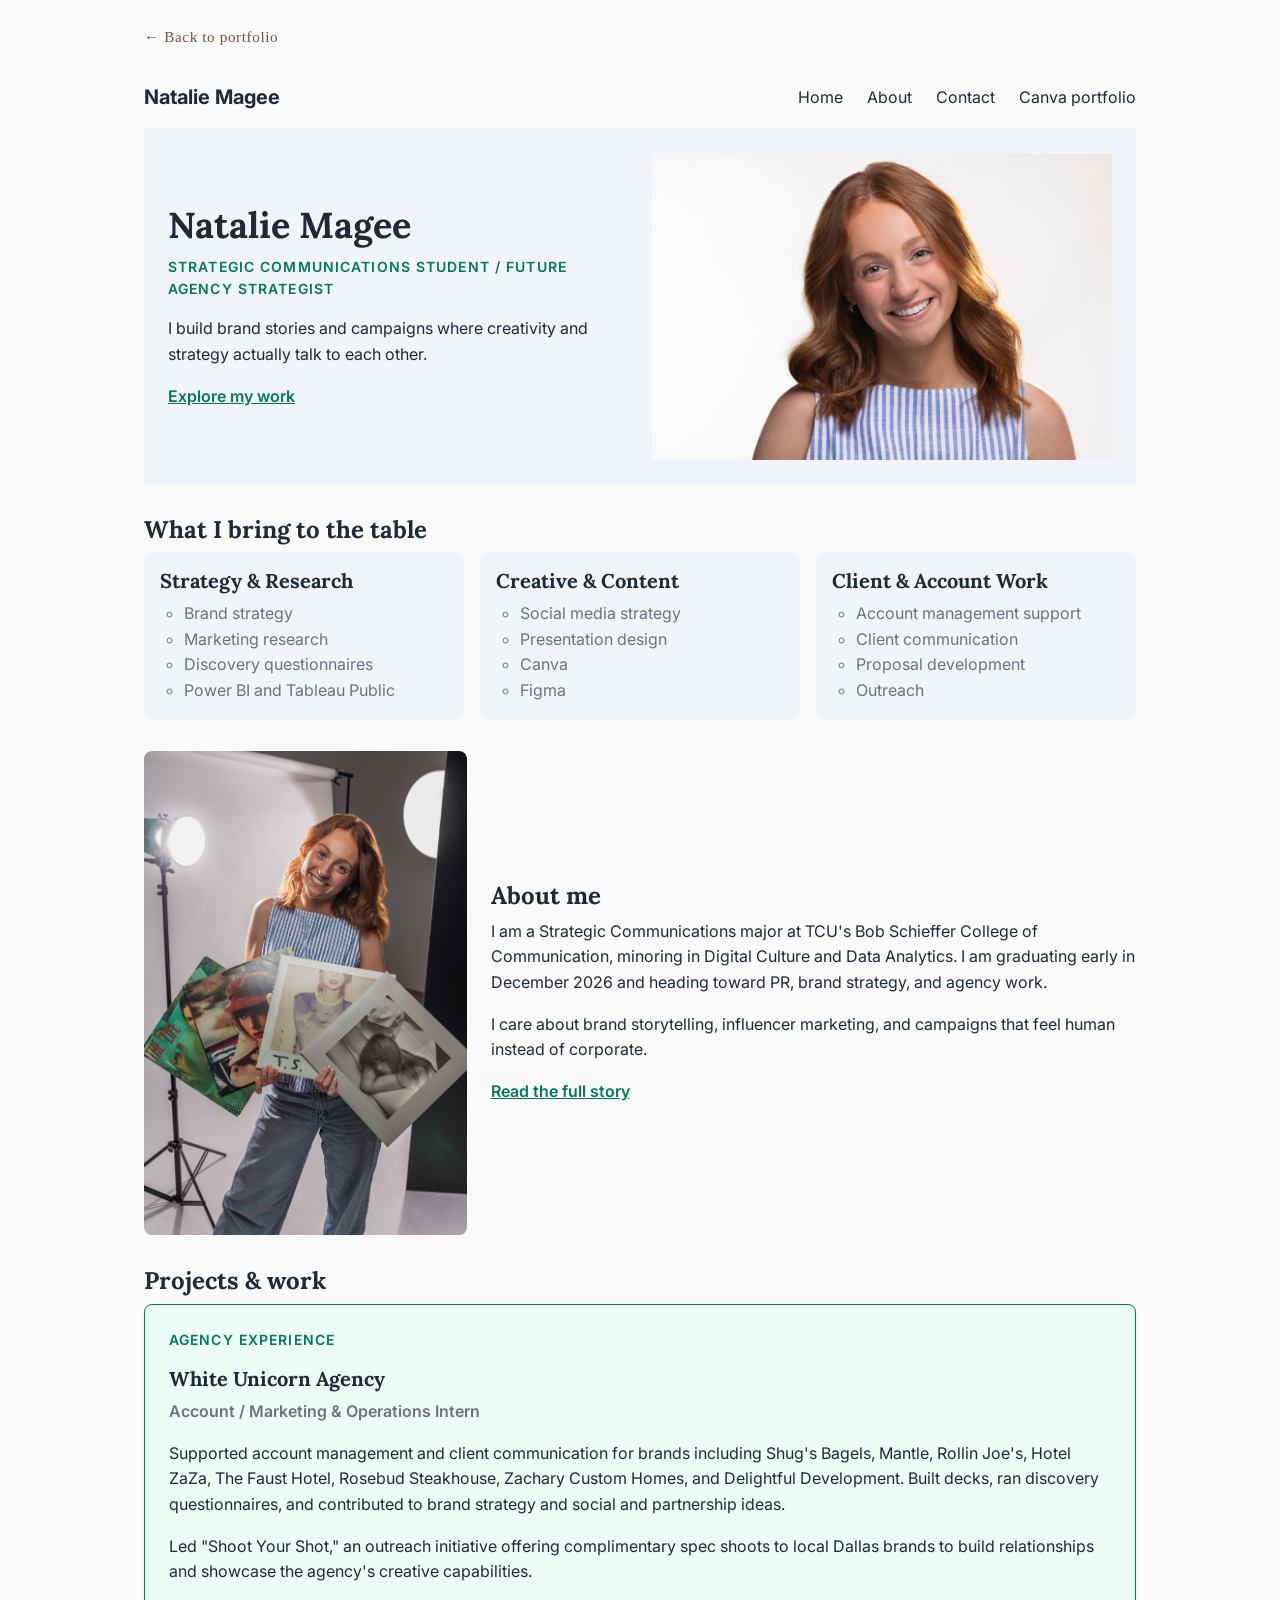
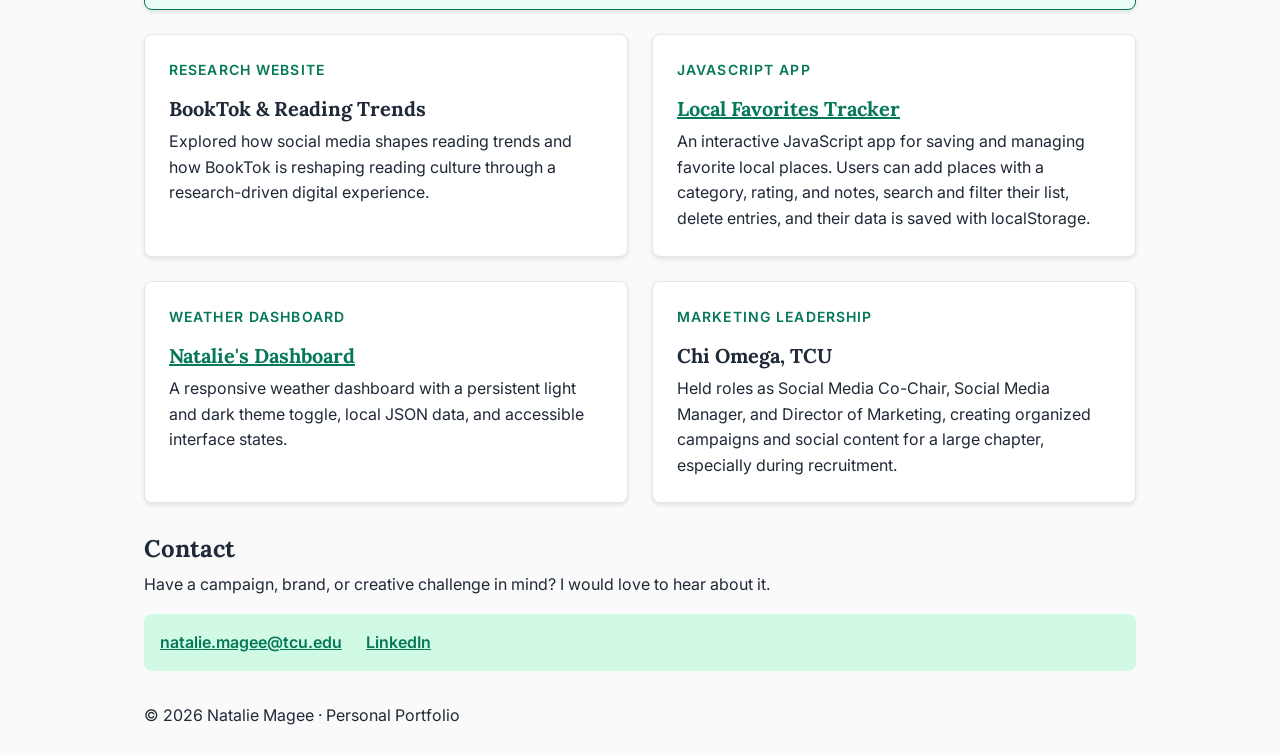
<file: projects/project1-original/index.html>
<!DOCTYPE html>
<html lang="en">
<head>
    <meta charset="UTF-8">
    <meta name="viewport" content="width=device-width, initial-scale=1.0">
    <title>Natalie Magee | PR and Brand Strategy</title>
    <link rel="stylesheet" href="css/styles.css">
</head>
<body>
<a class="back-link" href="../../index.html">&larr; Back to portfolio</a>
<nav class="nav-container" aria-label="Primary navigation">
    <a href="index.html" class="logo">Natalie Magee</a>
    <div class="nav-links">
        <a href="index.html">Home</a>
        <a href="about.html">About</a>
        <a href="index.html#contact">Contact</a>
        <a href="https://agiftforsara.my.canva.site/natalie-magee-portfolio" target="_blank" rel="noreferrer">Canva portfolio</a>
    </div>
</nav>
<header>
    <div class="header-text">
        <h1>Natalie Magee</h1>
        <p class="eyebrow">Strategic communications student / future agency strategist</p>
        <p>I build brand stories and campaigns where creativity and strategy actually talk to each other.</p>
        <a class="text-link" href="#projects">Explore my work</a>
    </div>
    <div class="header-pic">
        <img src="images/WUA_Uni_Portrait_Edit-4.jpg" alt="Portrait of Natalie Magee">
    </div>
 </header>

<main>
    <section id="skills">
        <h2>What I bring to the table</h2>
        <ul class="skills-grid">
            <li class="skill-card">
                <h3>Strategy &amp; Research</h3>
                <ul>
                    <li>Brand strategy</li>
                    <li>Marketing research</li>
                    <li>Discovery questionnaires</li>
                    <li>Power BI and Tableau Public</li>
                </ul>
            </li>
            <li class="skill-card">
                <h3>Creative &amp; Content</h3>
                <ul>
                    <li>Social media strategy</li>
                    <li>Presentation design</li>
                    <li>Canva</li>
                    <li>Figma</li>
                </ul>
            </li>
            <li class="skill-card">
                <h3>Client &amp; Account Work</h3>
                <ul>
                    <li>Account management support</li>
                    <li>Client communication</li>
                    <li>Proposal development</li>
                    <li>Outreach</li>
                </ul>
            </li>
        </ul>
    </section>

    <section class="about">
        <div class="about-image">
            <img src="images/WUA_Uni_Portrait_Edit-8.jpg" alt="Portrait of Natalie Magee">
        </div>
        <div class="about-text">
            <h2 id="about">About me</h2>
            <p>I am a Strategic Communications major at TCU's Bob Schieffer College of Communication, minoring in Digital Culture and Data Analytics. I am graduating early in December 2026 and heading toward PR, brand strategy, and agency work.</p>
            <p>I care about brand storytelling, influencer marketing, and campaigns that feel human instead of corporate.</p>
            <a class="text-link" href="about.html">Read the full story</a>
        </div>
    </section>

    <section id="projects">
        <h2>Projects &amp; work</h2>
        <ul class="project-list">
            <li class="project-card featured">
                <p class="project-type">Agency experience</p>
                <h3>White Unicorn Agency</h3>
                <p class="project-role">Account / Marketing &amp; Operations Intern</p>
                <p>Supported account management and client communication for brands including Shug's Bagels, Mantle, Rollin Joe's, Hotel ZaZa, The Faust Hotel, Rosebud Steakhouse, Zachary Custom Homes, and Delightful Development. Built decks, ran discovery questionnaires, and contributed to brand strategy and social and partnership ideas.</p>
                <p>Led "Shoot Your Shot," an outreach initiative offering complimentary spec shoots to local Dallas brands to build relationships and showcase the agency's creative capabilities.</p>
            </li>
            <li class="project-card">
                <p class="project-type">Research website</p>
                <h3>BookTok &amp; Reading Trends</h3>
                <p>Explored how social media shapes reading trends and how BookTok is reshaping reading culture through a research-driven digital experience.</p>
            </li>
            <li class="project-card">
                <p class="project-type">JavaScript app</p>
                <h3><a href="https://nataliemagee13.github.io/local-favorites-tracker/">Local Favorites Tracker</a></h3>
                <p>An interactive JavaScript app for saving and managing favorite local places. Users can add places with a category, rating, and notes, search and filter their list, delete entries, and their data is saved with localStorage.</p>
            </li>
            <li class="project-card">
                <p class="project-type">Weather dashboard</p>
                <h3><a href="https://nataliemagee13.github.io/dashboard/">Natalie's Dashboard</a></h3>
                <p>A responsive weather dashboard with a persistent light and dark theme toggle, local JSON data, and accessible interface states.</p>
            </li>
            <li class="project-card">
                <p class="project-type">Marketing leadership</p>
                <h3>Chi Omega, TCU</h3>
                <p>Held roles as Social Media Co-Chair, Social Media Manager, and Director of Marketing, creating organized campaigns and social content for a large chapter, especially during recruitment.</p>
            </li>
        </ul>
    </section>

    <section id="contact">
        <h2>Contact</h2>
        <p>Have a campaign, brand, or creative challenge in mind? I would love to hear about it.</p>
        <div class="contact-links">
            <a class="text-link" href="mailto:natalie.magee@tcu.edu">natalie.magee@tcu.edu</a>
            <a class="text-link" href="https://www.linkedin.com/in/nataliemagee" target="_blank" rel="noreferrer">LinkedIn</a>
        </div>
    </section>
</main>

<footer>
    <p>&copy; 2026 Natalie Magee · Personal Portfolio</p>
</footer>
</body>
</html>
</file>
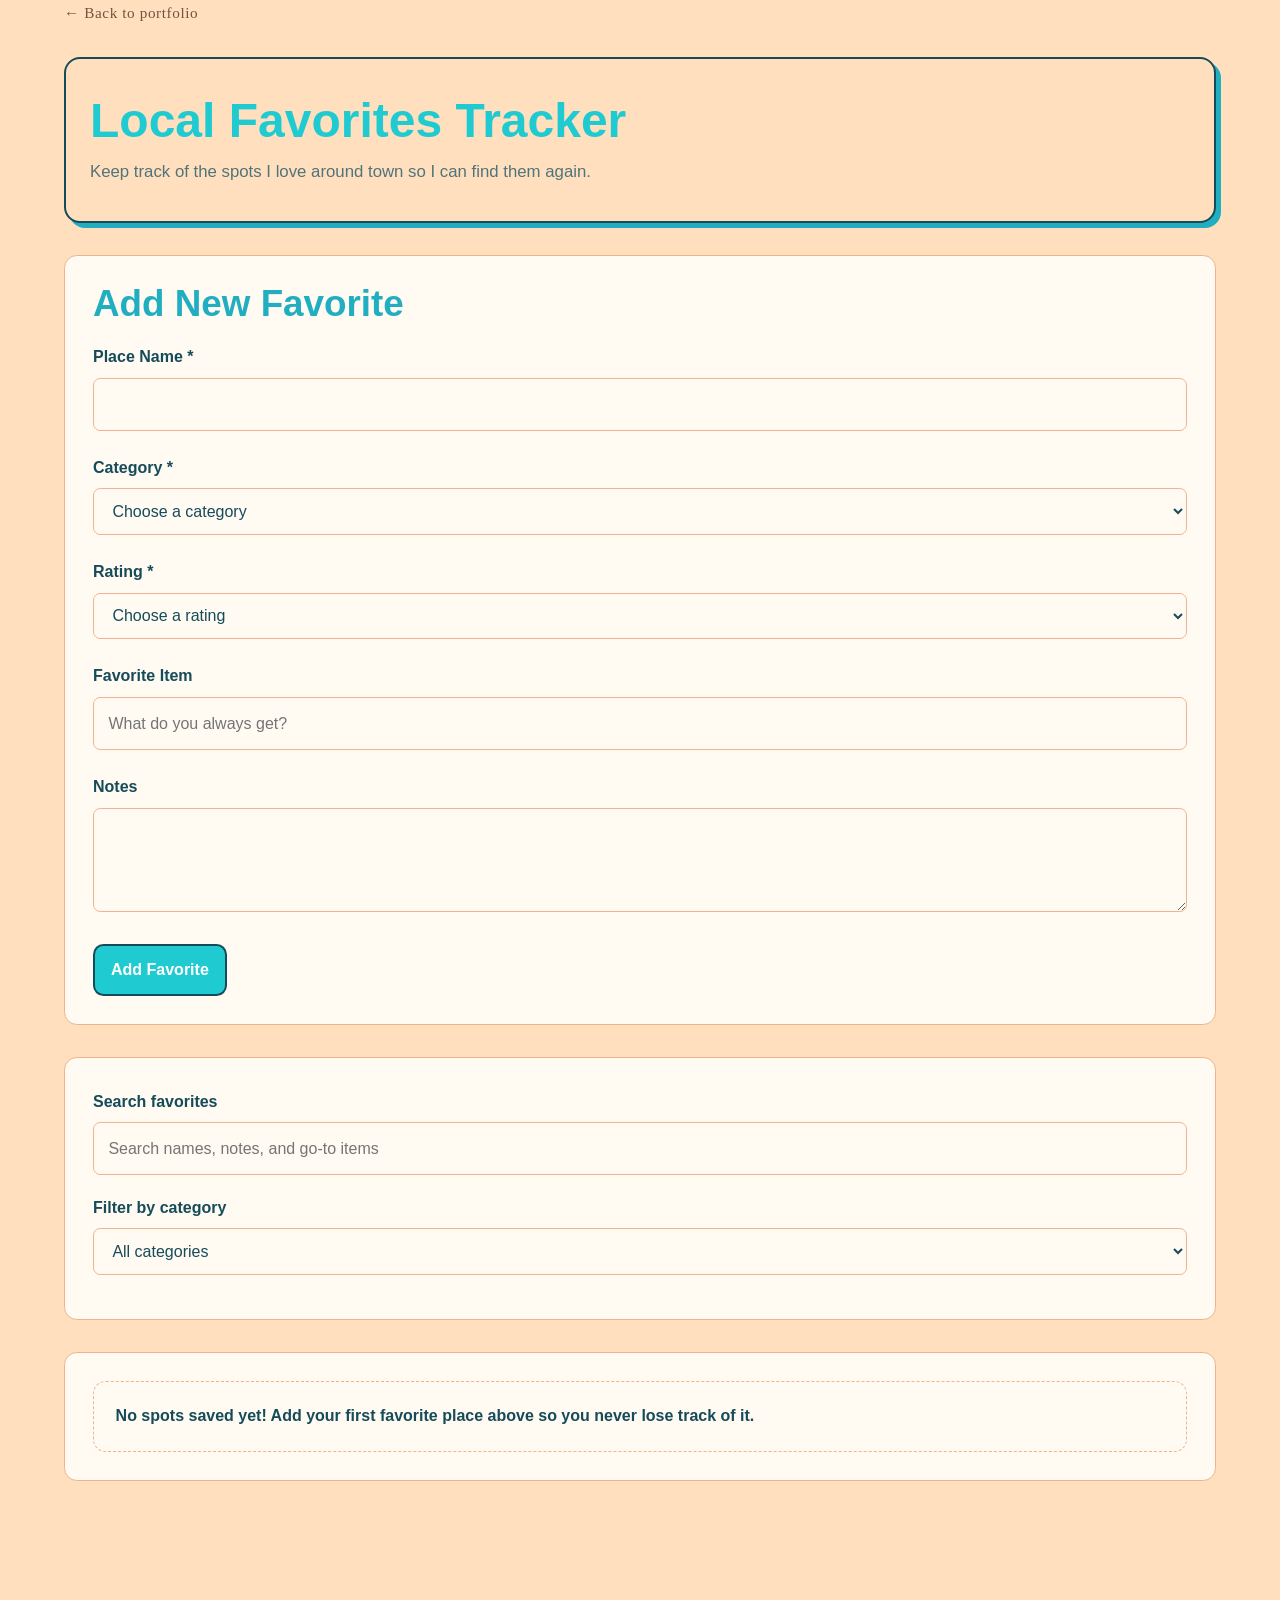
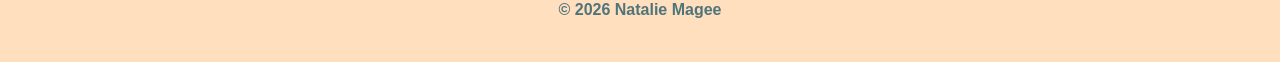
<file: projects/project2-tracker/index.html>
<!DOCTYPE html>
<html lang="en">
<head>
    <meta charset="UTF-8">
    <meta name="viewport" content="width=device-width, initial-scale=1.0">
    <title>Local Favorites Tracker</title>

    <link rel="stylesheet" href="css/styles.css">
</head>
<body>
    <a class="back-link" href="../../index.html">&larr; Back to portfolio</a>
    <header>
        <h1>Local Favorites Tracker</h1>
        <p>Keep track of the spots I love around town so I can find them again.</p>
    </header>

    <main>
        <section class="add-section">
            <h2>Add New Favorite</h2>
            <form id="add-favorite-form">
                <div class="form-group">
                    <label for="name">Place Name *</label>
                    <input type="text" id="name" name="name" required aria-required="true">
                </div>

                <div class="form-group">
                    <label for="category">Category *</label>
                    <select id="category" name="category" required aria-required="true">
                        <option value="">Choose a category</option>
                        <option value="coffee">Coffee</option>
                        <option value="food">Food</option>
                        <option value="study">Study Spots</option>
                        <option value="fitness">Fitness</option>
                    </select>
                </div>

                <div class="form-group">
                    <label for="rating">Rating *</label>
                    <select id="rating" name="rating" required aria-required="true">
                        <option value="">Choose a rating</option>
                        <option value="5">5 stars</option>
                        <option value="4">4 stars</option>
                        <option value="3">3 stars</option>
                        <option value="2">2 stars</option>
                        <option value="1">1 star</option>
                    </select>
                </div>

                <div class="form-group">
                    <label for="favorite-item">Favorite Item</label>
                    <input type="text" id="favorite-item" name="favorite-item" placeholder="What do you always get?">
                </div>

                <div class="form-group">
                    <label for="notes">Notes</label>
                    <textarea id="notes" name="notes" rows="3"></textarea>
                </div>

                <button type="submit" class="btn btn-primary">Add Favorite</button>
            </form>
        </section>

        <section class="controls-section">
            <label for="search-input">Search favorites</label>
            <input type="search" id="search-input" placeholder="Search names, notes, and go-to items">

            <label for="category-filter">Filter by category</label>
            <select id="category-filter">
                <option value="all">All categories</option>
                <option value="coffee">Coffee</option>
                <option value="food">Food</option>
                <option value="study">Study Spots</option>
                <option value="fitness">Fitness</option>
            </select>
        </section>

        <section class="favorites-section">
            <div id="favorites-list" class="favorites-grid">
            </div>
        </section>
    </main>

    <footer>
        <p>&copy; 2026 Natalie Magee</p>
    </footer>

    <script src="js/app.js"></script>
</body>
</html>
</file>
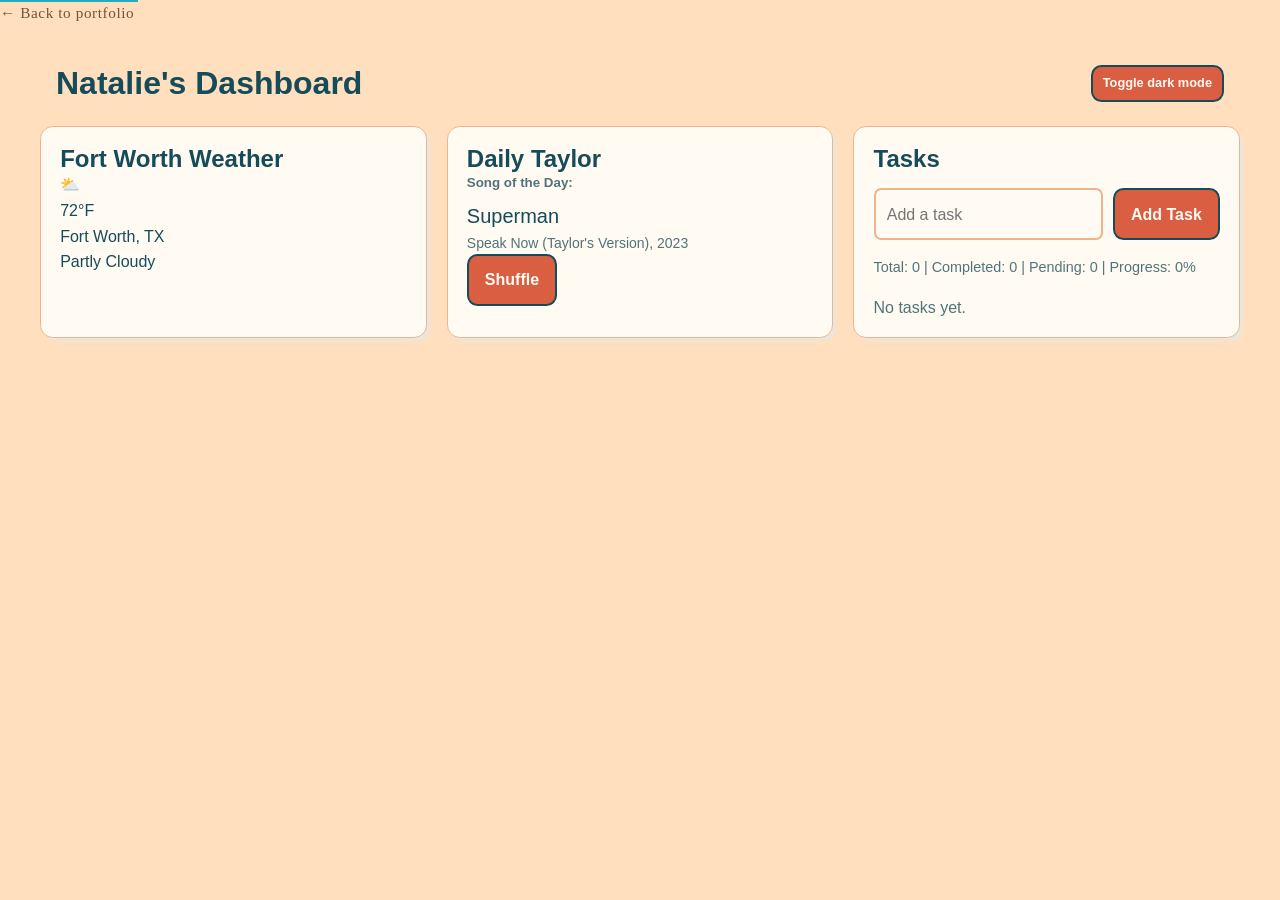
<file: projects/project3-dashboard/index.html>
<!DOCTYPE html>
<html lang="en">
<head>
    <meta charset="UTF-8">
    <meta name="viewport" content="width=device-width, initial-scale=1.0">
    <title>Natalie's Dashboard</title>
    <link rel="stylesheet" href="css/styles.css">
</head>
<body>
    <a class="back-link" href="../../index.html">&larr; Back to portfolio</a>
    <a href="#main" class="skip-link">Skip to content</a>
    <header>
        <h1>Natalie's Dashboard</h1>
        <button type="button" id="theme-toggle" class="btn btn-primary">Toggle dark mode</button>
    </header>
    <main id="main" class="dashboard">
        <section class="widget">
            <h2>Fort Worth Weather</h2>
            <div id="weather-display">Loading weather…</div>
        </section>
        <section class="widget">
            <h2>Daily Taylor</h2>
            <div id="quote-display">Loading quotes…</div>
            <button type="button" id="new-quote-button" class="btn btn-primary" disabled>Shuffle</button>
        </section>
        <section class="widget task-widget">
            <h2>Tasks</h2>
            <form id="task-form" class="task-form">
                <label for="task-input" class="sr-only">New task</label>
                <input id="task-input" type="text" placeholder="Add a task" autocomplete="off" required>
                <button type="submit" class="btn btn-primary">Add Task</button>
            </form>
            <div id="task-stats" class="task-stats" aria-live="polite"></div>
            <div id="task-list" class="task-list"></div>
        </section>
    </main>
    <script src="js/app.js"></script>
</body>
</html>
</file>
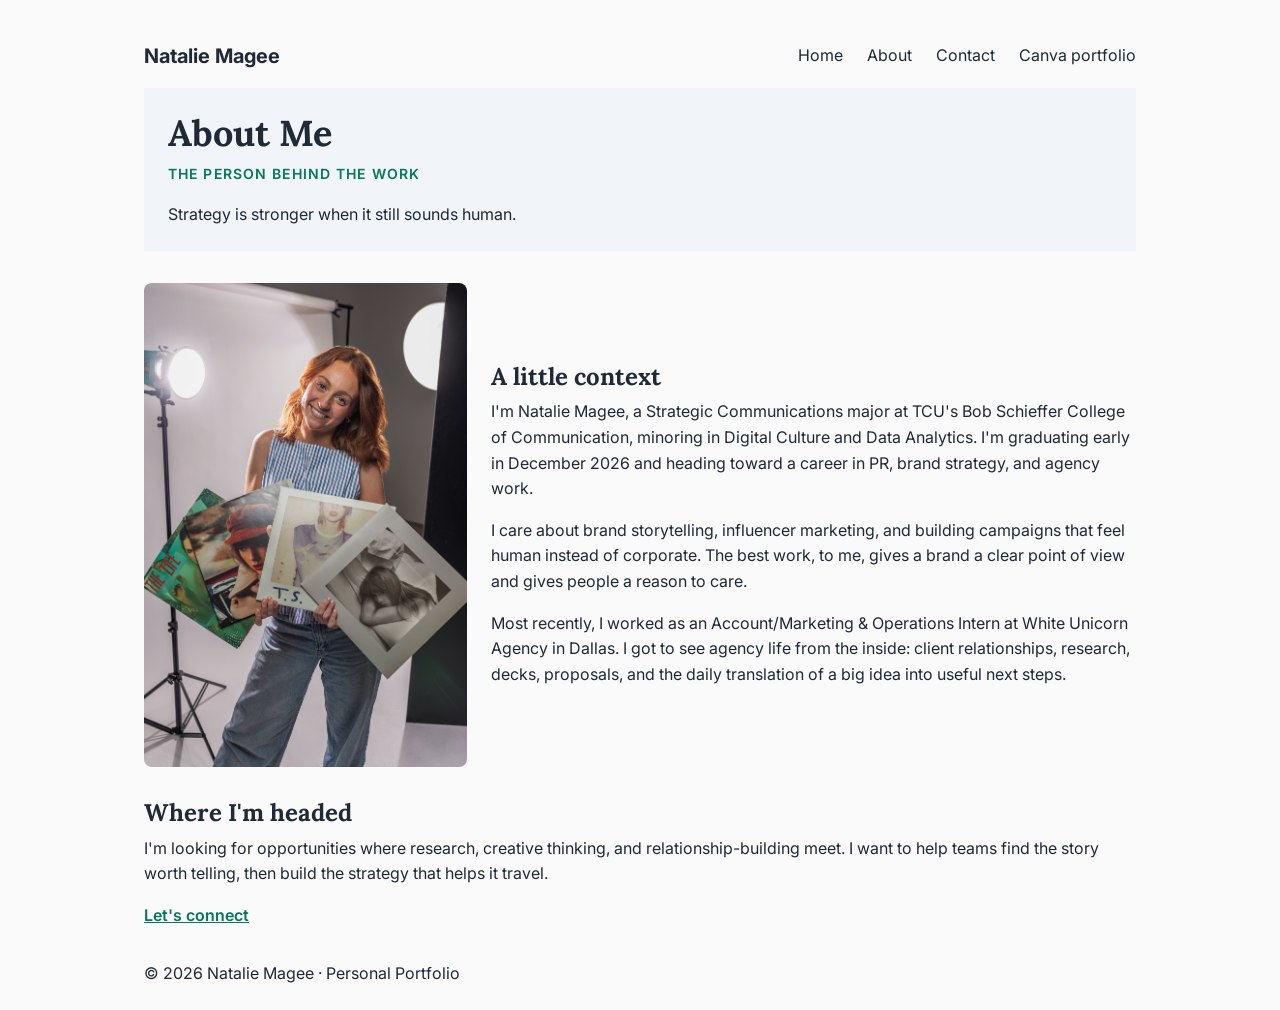
<file: about.html>
<!DOCTYPE html>
<html lang="en">
<head>
    <meta charset="UTF-8">
    <meta name="viewport" content="width=device-width, initial-scale=1.0">
    <title>About Natalie Magee | Strategic Communications</title>
    <link rel="stylesheet" href="css/styles.css">
</head>
<body>
<nav class="nav-container" aria-label="Primary navigation">
    <a href="index.html" class="logo">Natalie Magee</a>
    <div class="nav-links">
        <a href="index.html">Home</a>
        <a href="about.html">About</a>
        <a href="index.html#contact">Contact</a>
        <a href="https://agiftforsara.my.canva.site/natalie-magee-portfolio" target="_blank" rel="noreferrer">Canva portfolio</a>
    </div>
</nav>
<header>
    <div class="header-text">
        <h1>About Me</h1>
        <p class="eyebrow">The person behind the work</p>
        <p>Strategy is stronger when it still sounds human.</p>
    </div>
</header>
<main>
    <section class="about">
        <div class="about-image">
            <img src="images/WUA_Uni_Portrait_Edit-8.jpg" alt="Portrait of Natalie Magee">
        </div>
        <div class="about-text">
            <h2 id="about">A little context</h2>
            <p>I'm Natalie Magee, a Strategic Communications major at TCU's Bob Schieffer College of Communication, minoring in Digital Culture and Data Analytics. I'm graduating early in December 2026 and heading toward a career in PR, brand strategy, and agency work.</p>
            <p>I care about brand storytelling, influencer marketing, and building campaigns that feel human instead of corporate. The best work, to me, gives a brand a clear point of view and gives people a reason to care.</p>
            <p>Most recently, I worked as an Account/Marketing &amp; Operations Intern at White Unicorn Agency in Dallas. I got to see agency life from the inside: client relationships, research, decks, proposals, and the daily translation of a big idea into useful next steps.</p>
        </div>
    </section>

    <section id="learning-goals">
        <h2>Where I'm headed</h2>
        <p>I'm looking for opportunities where research, creative thinking, and relationship-building meet. I want to help teams find the story worth telling, then build the strategy that helps it travel.</p>
        <a class="text-link" href="index.html#contact">Let's connect</a>
    </section>
</main>
<footer>
    <p>&copy; 2026 Natalie Magee · Personal Portfolio</p>
</footer>
</body>
</html>
</file>
<file: css/portfolio.css>
@import url('https://fonts.googleapis.com/css2?family=Cormorant+Garamond:ital,wght@0,300;0,400;0,500;1,400;1,500&family=DM+Sans:wght@400;500;600&display=swap');

:root {
    --ivory: #f0ebe5;
    --beige: #e5ddd5;
    --chocolate: #79503f;
    --taupe: #a38c7c;
    --terracotta: #b78c74;
    --off-white: #faf8f5;
    --hairline: rgba(121, 80, 63, 0.28);
    --display: 'Cormorant Garamond', Georgia, serif;
    --sans: 'DM Sans', Arial, sans-serif;
    --page-width: 86rem;
    --gutter: clamp(1.25rem, 4vw, 4.5rem);
}

* { box-sizing: border-box; }
html { scroll-behavior: smooth; }
body {
    margin: 0;
    background: var(--ivory);
    color: var(--chocolate);
    font-family: var(--sans);
    line-height: 1.6;
}
body::selection { background: var(--terracotta); color: var(--off-white); }
img { display: block; max-width: 100%; }
a { color: inherit; }
a:focus-visible { outline: 2px solid var(--chocolate); outline-offset: 5px; }

.site-header {
    position: absolute;
    z-index: 2;
    top: 0;
    left: 50%;
    display: flex;
    width: min(100% - (var(--gutter) * 2), var(--page-width));
    align-items: center;
    justify-content: space-between;
    padding: 1.8rem 0;
    transform: translateX(-50%);
}
.wordmark {
    color: var(--chocolate);
    font-family: var(--display);
    font-size: 1.65rem;
    font-weight: 500;
    letter-spacing: .02em;
    text-decoration: none;
}
.wordmark span { color: var(--terracotta); }
.site-nav { display: flex; flex-wrap: wrap; gap: clamp(1rem, 2.4vw, 2.75rem); }
.site-nav a {
    position: relative;
    color: var(--chocolate);
    font-size: .7rem;
    letter-spacing: .14em;
    text-decoration: none;
    text-transform: uppercase;
}
.site-nav a::after,
.text-link::after {
    position: absolute;
    right: 0;
    bottom: -.35rem;
    left: 0;
    height: 1px;
    background: var(--terracotta);
    content: '';
    transform: scaleX(0);
    transform-origin: right;
    transition: transform .35s ease;
}
.site-nav a:hover::after,
.site-nav a:focus-visible::after,
.text-link:hover::after,
.text-link:focus-visible::after { transform: scaleX(1); transform-origin: left; }

.hero {
    position: relative;
    display: grid;
    width: min(100% - (var(--gutter) * 2), var(--page-width));
    min-height: 100svh;
    margin: 0 auto;
    grid-template-columns: minmax(0, 1fr) minmax(19rem, .9fr);
    align-items: center;
    gap: clamp(2rem, 8vw, 9rem);
    padding: 7rem 0 3rem;
}
.hero-copy { position: relative; z-index: 1; padding-bottom: 3rem; }
.section-label {
    margin: 0 0 1.25rem;
    color: var(--taupe);
    font-size: .68rem;
    font-weight: 500;
    letter-spacing: .2em;
    text-transform: uppercase;
}
h1, h2, h3 { margin: 0; font-family: var(--display); font-weight: 400; line-height: .86; }
h1 { font-size: clamp(5rem, 12vw, 11rem); letter-spacing: -.045em; }
h1 em, h2 em { font-weight: 300; }
.hero-subtitle {
    margin: 2rem 0 2rem 1.5rem;
    color: var(--taupe);
    font-size: .72rem;
    letter-spacing: .18em;
    text-transform: uppercase;
}
.text-link {
    position: relative;
    display: inline-block;
    color: var(--chocolate);
    font-size: .7rem;
    font-weight: 500;
    letter-spacing: .15em;
    text-decoration: none;
    text-transform: uppercase;
}
.text-link span { display: inline-block; margin-left: .55rem; color: var(--terracotta); font-size: 1rem; transition: transform .35s ease; }
.text-link:hover span { transform: translate(3px, -3px); }
.hero-portrait { align-self: end; justify-self: center; width: min(100%, 30rem); aspect-ratio: 4000 / 2668; overflow: hidden; }
.hero-portrait img { width: 100%; height: 100%; object-fit: cover; object-position: center 16%; filter: saturate(.74); }
.editorial-section,
.contact-section {
    width: min(100% - (var(--gutter) * 2), var(--page-width));
    margin: 0 auto;
    padding: clamp(6rem, 12vw, 12rem) 0;
}
.editorial-section { display: grid; grid-template-columns: minmax(14rem, .72fr) minmax(0, 1.28fr); gap: clamp(2.5rem, 8vw, 9rem); border-top: 1px solid var(--hairline); }
.section-intro h2, .contact-copy h2 { font-size: clamp(3.5rem, 7vw, 7rem); }
.about-content { display: grid; grid-template-columns: minmax(12rem, 1.05fr) minmax(15rem, .95fr); gap: clamp(2rem, 5vw, 5rem); align-items: end; }
.about-image { background: var(--beige); }
.about-image img { width: 100%; height: auto; filter: saturate(.72); }
.about-copy { padding-bottom: .5rem; }
.about-copy p { margin: 0 0 1.5rem; color: var(--taupe); font-size: .9rem; }
.about-copy .lead { color: var(--chocolate); font-family: var(--display); font-size: clamp(1.5rem, 2.2vw, 2rem); line-height: 1.05; }
.about-copy p:last-child { margin-bottom: 0; }

.experience-list, .work-list { border-top: 1px solid var(--hairline); }
.experience-item, .work-item { display: grid; grid-template-columns: 3rem minmax(13rem, .8fr) minmax(15rem, 1fr); gap: 1.5rem; padding: 2rem 0; border-bottom: 1px solid var(--hairline); }
.item-number { margin: .15rem 0 0; color: var(--terracotta); font-size: .7rem; letter-spacing: .12em; }
.experience-item h3, .work-item h3 { font-size: clamp(1.8rem, 3vw, 2.7rem); line-height: .95; }
.item-role, .work-type, .work-tools { margin: .6rem 0 0; color: var(--taupe); font-size: .66rem; letter-spacing: .12em; text-transform: uppercase; }
.item-description, .work-main > p:not(.work-type):not(.work-tools) { margin: 0; color: var(--taupe); font-size: .85rem; }
.item-description li + li { margin-top: .45rem; }
.experience-item ul.item-description { padding-left: 1.1rem; }
.work-item { grid-template-columns: 3rem minmax(0, 1fr); gap: clamp(1.5rem, 5vw, 5rem); padding: 3rem 0; }
.work-main { display: grid; grid-template-columns: minmax(12rem, .75fr) minmax(15rem, 1fr); column-gap: 2rem; align-items: start; }
.work-main .work-type { grid-column: 1; grid-row: 1; margin: .35rem 0 0; }
.work-main h3 { grid-column: 1; grid-row: 2 / span 2; max-width: 10ch; }
.work-main > p:not(.work-type):not(.work-tools) { grid-column: 2; grid-row: 1 / span 2; }
.work-main .work-tools { grid-column: 2; grid-row: 3; margin-top: 1.5rem; }
.work-main .text-link { grid-column: 2; grid-row: 4; margin-top: 2rem; }

.education-list { border-top: 1px solid var(--hairline); }
.education-item { display: grid; grid-template-columns: 3rem minmax(0, 1fr); gap: 1.5rem; padding: 2rem 0; border-bottom: 1px solid var(--hairline); }
.education-item h3 { font-size: clamp(1.8rem, 3vw, 2.7rem); line-height: .95; }
.education-description { max-width: 42rem; margin: 1rem 0 0; color: var(--taupe); font-size: .85rem; }

.skills-groups { display: grid; grid-template-columns: repeat(2, minmax(0, 1fr)); gap: clamp(2rem, 5vw, 5rem); }
.skills-group h3 { margin-bottom: 1.5rem; color: var(--chocolate); font-family: var(--sans); font-size: .7rem; font-weight: 500; letter-spacing: .16em; text-transform: uppercase; }
.skills-list { display: flex; flex-wrap: wrap; align-content: start; gap: .65rem 1.75rem; margin: 0; padding: 0; list-style: none; }
.skills-list li { padding-bottom: .45rem; border-bottom: 1px solid var(--hairline); color: var(--taupe); font-family: var(--display); font-size: clamp(1.35rem, 2.4vw, 2.2rem); }
.contact-section { display: grid; grid-template-columns: minmax(0, 1.1fr) minmax(14rem, .9fr); gap: 4rem; border-top: 1px solid var(--hairline); }
.contact-copy > p:not(.section-label) { max-width: 29rem; margin: 2rem 0; color: var(--taupe); font-size: .9rem; }
.contact-details { display: flex; flex-direction: column; align-items: flex-start; justify-content: end; gap: 1rem; padding-bottom: .25rem; }
.contact-details a { color: var(--chocolate); font-family: var(--display); font-size: clamp(1.35rem, 2.5vw, 2.2rem); text-decoration: none; }
.contact-details a:hover { color: var(--terracotta); }
.site-footer { display: flex; width: min(100% - (var(--gutter) * 2), var(--page-width)); justify-content: space-between; gap: 1rem; margin: 0 auto; padding: 1.5rem 0 2rem; border-top: 1px solid var(--hairline); color: var(--taupe); font-size: .65rem; letter-spacing: .13em; text-transform: uppercase; }
.site-footer p { margin: 0; }

.featured-work-section {
    width: min(100% - (var(--gutter) * 2), var(--page-width));
    margin: 0 auto;
    padding: clamp(5rem, 10vw, 10rem) 0;
    border-top: 1px solid var(--hairline);
}
.featured-work-heading { margin-bottom: 4rem; }
.featured-work-heading h2 { font-family: var(--display); font-size: clamp(3.5rem, 7vw, 7rem); font-weight: 400; }
.featured-project { display: grid; grid-template-columns: minmax(0, 1.1fr) minmax(16rem, .9fr); align-items: center; gap: clamp(2.5rem, 8vw, 8rem); padding: 4.5rem 0; border-top: 1px solid var(--hairline); }
.featured-project-wide { grid-template-columns: minmax(0, 1fr) minmax(16rem, .8fr); }
.featured-project-centered { display: block; text-align: center; }
.featured-project-centered .featured-copy { max-width: 48rem; margin: 2.5rem auto 0; }
.featured-copy { text-align: center; }
.featured-copy h3 { margin: 0 0 1.25rem; font-family: var(--display); font-size: clamp(2rem, 4vw, 3.5rem); font-weight: 500; letter-spacing: .08em; text-transform: uppercase; }
.featured-copy p { margin: 0 0 1.25rem; color: var(--taupe); font-size: .85rem; }
.featured-copy p:last-child { margin-bottom: 0; }
.featured-phone-row, .featured-laptop-row { display: flex; justify-content: center; gap: clamp(.75rem, 2vw, 1.5rem); }
.featured-phone-row figure, .featured-laptop-row figure { margin: 0; text-align: center; }
.featured-phone { width: clamp(5rem, 13vw, 9rem); padding: .3rem; border: .35rem solid #222; border-radius: 1.2rem; background: #222; }
.featured-phone img { width: 100%; aspect-ratio: 9 / 18; border-radius: .6rem; object-fit: cover; }
.featured-media figcaption, .featured-tags { display: flex; flex-wrap: wrap; justify-content: center; gap: .5rem; margin-top: 1rem; }
.featured-media figcaption, .featured-tags span, .featured-laptop-row figcaption a, .featured-actions a { padding: .45rem .8rem; border-radius: 999px; background: #b0b4d5; color: #3a2e2a; font-size: .64rem; font-weight: 600; letter-spacing: .04em; text-decoration: none; }
.featured-monitor, .featured-laptop { position: relative; padding: .35rem; border: .45rem solid #242424; border-radius: .65rem; background: #242424; }
.featured-monitor::after { position: absolute; top: 100%; left: 50%; width: 25%; height: 1.8rem; background: #b6b3b0; content: ''; transform: translateX(-50%); }
.featured-monitor img { width: 100%; aspect-ratio: 16 / 10; object-fit: cover; }
.featured-laptop { width: clamp(9rem, 28vw, 20rem); border-width: .35rem; }
.featured-laptop::after { position: absolute; right: -8%; bottom: -1rem; left: -8%; height: .8rem; border-radius: 0 0 .5rem .5rem; background: #c4c0bd; content: ''; }
.featured-laptop img { width: 100%; aspect-ratio: 16 / 10; object-fit: cover; }
.featured-single-laptop { max-width: 32rem; margin: 0 auto 2rem; }
.featured-polaroid { max-width: 23rem; margin: auto; padding: 1rem 1rem 2rem; border: 1px solid var(--hairline); background: var(--off-white); }
.featured-polaroid img { width: 100%; }
.featured-polaroid span { display: block; margin-top: 1rem; text-align: center; font-size: .65rem; font-weight: 600; }
.featured-actions { display: flex; flex-wrap: wrap; justify-content: center; gap: .75rem; }
.featured-wide-image { overflow-x: auto; }
.featured-wide-image > img { width: 100%; min-width: 35rem; margin: auto; }

.reveal { opacity: 0; transform: translateY(1.2rem); transition: opacity .8s ease, transform .8s ease; }
.reveal.is-visible { opacity: 1; transform: translateY(0); }
.reveal-delay-one { transition-delay: .12s; }
@media (prefers-reduced-motion: reduce) {
    html { scroll-behavior: auto; }
    .reveal { opacity: 1; transform: none; transition: none; }
    .site-nav a::after, .text-link::after, .text-link span { transition: none; }
}
@media (max-width: 760px) {
    .site-header { align-items: flex-start; }
    .site-nav { max-width: 19rem; justify-content: flex-end; gap: .7rem 1.15rem; }
    .hero { min-height: auto; grid-template-columns: 1fr; gap: 2rem; padding-top: 9rem; padding-bottom: 5rem; }
    .hero-copy { padding-bottom: 0; }
    h1 { font-size: clamp(4.5rem, 20vw, 7rem); }
    .hero-subtitle { margin-left: 0; }
    .hero-portrait { width: min(100%, 28rem); aspect-ratio: 4000 / 2668; justify-self: end; }
    .editorial-section, .contact-section { grid-template-columns: 1fr; gap: 3rem; padding: 6rem 0; }
    .about-content { grid-template-columns: minmax(10rem, .8fr) minmax(0, 1fr); gap: 1.5rem; }
    .experience-item { grid-template-columns: 2rem 1fr; gap: 1rem; }
    .experience-item .item-description { grid-column: 2; }
    .education-item { grid-template-columns: 2rem 1fr; gap: 1rem; }
    .work-item { grid-template-columns: 2rem 1fr; gap: 1rem; }
    .work-main { display: block; }
    .work-main h3 { max-width: none; margin: .75rem 0 1.25rem; }
    .work-main .work-tools { margin-top: 1.25rem; }
    .work-main .text-link { margin-top: 1.5rem; }
    .contact-section { gap: 2rem; }
    .skills-groups { grid-template-columns: 1fr; gap: 3rem; }
    .featured-project, .featured-project-wide { grid-template-columns: 1fr; gap: 3rem; }
    .featured-project { padding: 3.5rem 0; }
}
@media (max-width: 480px) {
    .site-header { padding-top: 1.25rem; }
    .site-nav { justify-content: flex-start; }
    .about-content { grid-template-columns: 1fr; }
    .about-image { width: 100%; }
    .site-footer { align-items: flex-start; flex-direction: column; }
    .featured-phone-row { justify-content: flex-start; overflow-x: auto; padding-bottom: .5rem; }
    .featured-phone-row figure { flex: 0 0 auto; }
}
</file>
<file: projects/project-zed/css/styles.css>
@import url("https://fonts.googleapis.com/css2?family=Caveat:wght@500;600&family=DM+Sans:wght@400;500;600;700&family=Playfair+Display:wght@600;700&display=swap");

* {
  box-sizing: border-box;
}

html {
  font-family: "DM Sans", sans-serif;
}

.back-link {
  display: inline-block;
  margin-bottom: 1rem;
  color: #79503f;
  font-family: Georgia, "Times New Roman", serif;
  font-size: 0.95rem;
  letter-spacing: 0.04em;
  text-decoration: none;
}

.back-link:hover,
.back-link:focus-visible {
  color: #b78c74;
}

:root {
  --background: #a9d3e6;
  --stripe: rgba(255, 255, 255, 0.27);
  --surface: #fffaf2;
  --surface-soft: #f8f4ec;
  --ink: #243b4a;
  --muted: #637986;
  --accent: #d77f9d;
  --accent-dark: #a34e71;
  --accent-soft: #f2c5d1;
  --outline: #4a8caf;
  --shadow: rgba(47, 92, 116, 0.22);
  --card-accent: #79b5cf;
}

body {
  align-items: flex-start;
  background-color: var(--background);
  background-image: linear-gradient(90deg, var(--stripe) 2px, transparent 2px),
    linear-gradient(0deg, var(--stripe) 2px, transparent 2px),
    linear-gradient(135deg, rgba(255, 255, 255, 0.1), transparent 35%);
  background-size: 34px 34px, 34px 34px, 100% 100%;
  color: var(--ink);
  display: flex;
  justify-content: center;
  margin: 0;
  min-height: 100vh;
  padding: 40px 20px;
  transition: background-color 400ms ease, color 400ms ease;
}

body[data-mood="happy"] {
  --background: #f7d99b;
  --stripe: rgba(255, 255, 255, 0.28);
  --accent: #e88d9b;
  --accent-dark: #ad5364;
  --accent-soft: #f9c9b1;
  --outline: #bd725c;
  --card-accent: #e88d9b;
}

body[data-mood="sad"] {
  --background: #a9bfd3;
  --stripe: rgba(255, 255, 255, 0.2);
  --accent: #8581b5;
  --accent-dark: #5d5b91;
  --accent-soft: #c5c5df;
  --outline: #555c86;
  --card-accent: #8581b5;
}

body[data-mood="hype"] {
  --background: #e89bb2;
  --stripe: rgba(255, 255, 255, 0.2);
  --accent: #b9578f;
  --accent-dark: #75386d;
  --accent-soft: #f5b6a7;
  --outline: #75386d;
  --card-accent: #b9578f;
}

body[data-mood="love"] {
  --background: #edb7bd;
  --stripe: rgba(255, 255, 255, 0.24);
  --accent: #c86679;
  --accent-dark: #984253;
  --accent-soft: #f6d1c8;
  --outline: #984253;
  --card-accent: #c86679;
}

body[data-mood="nostalgic"] {
  --background: #c5d5c5;
  --stripe: rgba(255, 255, 255, 0.3);
  --accent: #b58372;
  --accent-dark: #79594f;
  --accent-soft: #e7d6c6;
  --outline: #6d887b;
  --card-accent: #88a99b;
}

body[data-mood="revenge"] {
  --background: #c9909f;
  --stripe: rgba(255, 255, 255, 0.2);
  --accent: #a94f70;
  --accent-dark: #74334f;
  --accent-soft: #e9b9c4;
  --outline: #74334f;
  --card-accent: #a94f70;
}

main {
  background: var(--surface);
  border: 1px solid rgba(255, 255, 255, 0.8);
  border-radius: 28px;
  box-shadow: 0 20px 55px var(--shadow);
  max-width: 620px;
  padding: 52px clamp(24px, 7vw, 72px) 58px;
  position: relative;
  margin: auto 0;
  text-align: center;
  transition: border-color 400ms ease, box-shadow 400ms ease;
  width: 100%;
}

.bracelet {
  display: flex;
  gap: 5px;
  justify-content: center;
  margin: -18px auto 25px;
}

.bracelet span {
  align-items: center;
  background: var(--surface);
  border: 1px solid var(--card-accent);
  border-radius: 50%;
  box-shadow: 0 2px 5px var(--shadow);
  color: var(--accent-dark);
  display: inline-flex;
  font-size: 0.63rem;
  font-weight: 700;
  height: 25px;
  justify-content: center;
  width: 25px;
}

.bracelet span:nth-child(2n) {
  background: var(--accent-soft);
}

.is-bouncing span {
  animation: beadBounce 520ms ease both;
}

.is-bouncing span:nth-child(2) {
  animation-delay: 45ms;
}

.is-bouncing span:nth-child(3) {
  animation-delay: 90ms;
}

.is-bouncing span:nth-child(4) {
  animation-delay: 135ms;
}

.is-bouncing span:nth-child(5) {
  animation-delay: 180ms;
}

.is-bouncing span:nth-child(6) {
  animation-delay: 225ms;
}

.is-bouncing span:nth-child(7) {
  animation-delay: 270ms;
}

main::before,
main::after {
  color: var(--accent);
  font-size: 1.25rem;
  position: absolute;
}

main::before {
  content: "✦";
  right: 12%;
  top: 9%;
}

main::after {
  bottom: 7%;
  content: "♡";
  left: 10%;
}

.eyebrow,
.result-kicker {
  color: var(--accent-dark);
  font-size: 0.72rem;
  font-weight: 700;
  letter-spacing: 0.16em;
  margin: 0;
  text-transform: uppercase;
}

h1,
h2 {
  font-family: "Playfair Display", Georgia, serif;
}

h1 {
  font-size: 3.5rem;
  line-height: 1.05;
  margin: 12px 0 10px;
}

.subtitle {
  color: var(--muted);
  font-family: "Caveat", cursive;
  font-size: 1.45rem;
  margin: 0 auto 36px;
  max-width: 330px;
}

form {
  background: var(--surface-soft);
  border: 1px solid var(--accent-soft);
  border-radius: 20px;
  display: grid;
  gap: 12px;
  padding: 20px;
  text-align: left;
}

label {
  color: var(--accent-dark);
  font-size: 0.78rem;
  font-weight: 700;
  letter-spacing: 0.08em;
  text-transform: uppercase;
}

select,
button {
  font: inherit;
}

select {
  appearance: none;
  background-color: var(--surface);
  background-image: linear-gradient(45deg, transparent 50%, var(--accent-dark) 50%),
    linear-gradient(135deg, var(--accent-dark) 50%, transparent 50%);
  background-position: calc(100% - 20px) 50%, calc(100% - 14px) 50%;
  background-repeat: no-repeat;
  background-size: 6px 6px, 6px 6px;
  border: 1px solid var(--accent-soft);
  border-radius: 12px;
  color: var(--ink);
  cursor: pointer;
  min-height: 52px;
  padding: 0 42px 0 16px;
  transition: border-color 250ms ease, box-shadow 250ms ease;
}

select:hover,
select:focus {
  border-color: var(--accent);
  box-shadow: 0 0 0 3px var(--accent-soft);
}

.recommend-actions {
  display: grid;
  gap: 10px;
  grid-template-columns: 1.25fr 1fr;
}

button {
  background: var(--accent);
  border: 0;
  border-radius: 999px;
  box-shadow: 0 5px 0 var(--accent-dark);
  color: #fff;
  cursor: pointer;
  font-weight: 700;
  min-height: 50px;
  padding: 0 22px;
  transition: background-color 250ms ease, transform 180ms ease, box-shadow 180ms ease;
}

button:hover {
  transform: translateY(-2px);
}

button:active {
  box-shadow: 0 2px 0 var(--accent-dark);
  transform: translateY(2px);
}

:focus-visible {
  outline: 3px solid var(--outline);
  outline-offset: 3px;
}

#message {
  color: var(--accent-dark);
  font-size: 0.9rem;
  min-height: 1.5em;
  padding: 8px 0;
}

#result {
  background: linear-gradient(145deg, var(--surface) 0%, var(--surface-soft) 100%);
  border: 1px solid var(--card-accent);
  border-radius: 18px 18px 24px 24px;
  box-shadow: 0 12px 25px var(--shadow), inset 0 4px 0 var(--card-accent);
  margin-top: 20px;
  padding: 32px 22px 24px;
  position: relative;
  transition: border-color 400ms ease, box-shadow 400ms ease;
}

.is-revealing {
  animation: reveal 450ms ease both;
}

#result::before {
  color: var(--accent);
  content: "✦  ✦  ✦";
  font-size: 0.8rem;
  left: 0;
  letter-spacing: 0.45em;
  position: absolute;
  right: -0.45em;
  top: 9px;
}

#result h2 {
  font-size: clamp(1.8rem, 6vw, 2.35rem);
  line-height: 1.15;
  margin: 14px 0 8px;
}

.result-sparkle {
  color: var(--card-accent);
  font-size: 1.35rem;
  position: absolute;
  right: 22px;
  top: 25px;
}

.album-line {
  color: var(--muted);
  font-family: "Caveat", cursive;
  font-size: 1.3rem;
  margin: 7px 0;
}

.album-line span {
  color: var(--ink);
  font-weight: 700;
}

#again-btn {
  font-size: 0.9rem;
  margin-top: 18px;
  min-height: 44px;
}

.result-actions {
  display: grid;
  gap: 12px;
  margin-top: 18px;
}

#spotify-link {
  align-items: center;
  border: 1px solid var(--accent);
  border-radius: 999px;
  color: var(--accent-dark);
  display: inline-flex;
  font-size: 0.9rem;
  font-weight: 700;
  justify-content: center;
  min-height: 44px;
  padding: 0 22px;
  text-decoration: none;
  transition: background-color 250ms ease, color 250ms ease, transform 180ms ease;
}

#spotify-link:hover {
  background: var(--accent-soft);
  transform: translateY(-2px);
}

.share-action {
  display: grid;
  gap: 4px;
}

.share-hint {
  color: var(--muted);
  font-size: 0.75rem;
  text-align: center;
}

.result-actions #again-btn {
  margin-top: 0;
}

button:disabled {
  background: var(--muted);
  box-shadow: 0 5px 0 color-mix(in srgb, var(--muted), var(--ink) 20%);
  cursor: default;
  opacity: 0.8;
}

button:disabled:hover {
  transform: none;
}

#favorites-section {
  border-top: 1px dashed var(--accent-soft);
  margin-top: 30px;
  padding-top: 26px;
  text-align: left;
}

#favorites-section h2 {
  font-size: 1.8rem;
  margin: 7px 0 4px;
  text-align: center;
}

#favorites-empty {
  color: var(--muted);
  font-family: "Caveat", cursive;
  font-size: 1.25rem;
  margin: 0;
  text-align: center;
}

.era-stat {
  color: var(--accent-dark);
  font-family: "Caveat", cursive;
  font-size: 1.35rem;
  font-weight: 600;
  margin: 14px 0 0;
  text-align: center;
}

#favorites-list {
  display: grid;
  gap: 9px;
  list-style: none;
  margin: 14px 0 0;
  padding: 0;
}

#favorites-list li {
  align-items: center;
  background: var(--surface);
  border: 1px solid var(--accent-soft);
  border-radius: 12px;
  display: flex;
  gap: 12px;
  justify-content: space-between;
  padding: 11px 12px 11px 15px;
}

#favorites-list li span {
  display: grid;
  gap: 2px;
  min-width: 0;
}

#favorites-list strong,
#favorites-list small {
  overflow-wrap: anywhere;
}

#favorites-list small {
  color: var(--muted);
}

.remove-favorite {
  align-items: center;
  background: transparent;
  border: 1px solid var(--accent-soft);
  box-shadow: none;
  color: var(--accent-dark);
  display: inline-flex;
  flex: 0 0 auto;
  font-size: 1.4rem;
  height: 32px;
  justify-content: center;
  min-height: 32px;
  padding: 0;
  width: 32px;
}

.remove-favorite:hover {
  background: var(--accent-soft);
  transform: translateY(-1px);
}

[hidden] {
  display: none !important;
}

@keyframes reveal {
  /* Fade the card in while lifting it gently into place. */
  from {
    opacity: 0;
    transform: translateY(8px);
  }
  to {
    opacity: 1;
    transform: translateY(0);
  }
}

@keyframes beadBounce {
  /* Give each bracelet bead one soft, non-flashing hop. */
  0%,
  100% {
    transform: translateY(0);
  }
  45% {
    transform: translateY(-6px);
  }
}

@media (max-width: 480px) {
  body {
    padding: 22px 12px;
  }

  main {
    border-radius: 22px;
    margin: 0;
    padding: 40px 18px 44px;
  }

  .bracelet {
    gap: 3px;
  }

  .bracelet span {
    height: 22px;
    width: 22px;
  }

  h1 {
    font-size: 2.5rem;
  }

  #result h2 {
    font-size: 1.8rem;
  }

  form {
    padding: 16px;
  }

  .recommend-actions {
    grid-template-columns: 1fr;
  }
}

@media (prefers-reduced-motion: reduce) {
  *,
  *::before,
  *::after {
    animation-duration: 0.01ms !important;
    animation-iteration-count: 1 !important;
    scroll-behavior: auto !important;
    transition-duration: 0.01ms !important;
  }

  .is-revealing,
  .is-bouncing span {
    animation: none !important;
  }
}
</file>
<file: projects/project1-original/css/styles.css>
@import url('https://fonts.googleapis.com/css2?family=Inter:wght@400;600&family=Lora:wght@400;700&display=swap');

/* ==========================
   1. RESET
   ========================== */
*,
*::before,
*::after {
    box-sizing: border-box;
    margin: 0;
    padding: 0;
}

img {
    max-width: 100%;
    height: auto;
    display: block;
}

/* ==========================
   2. DESIGN TOKENS
   ========================== */
:root {
    --color-bg: #fafafa;
    --color-surface: #ffffff;
    --color-surface-alt: #f1f5f9;
    --color-border: #e5e7eb;
    --color-text: #1f2937;
    --color-muted: #6b7280;
    --color-accent: #047857;
    --color-featured: #ecfdf5;
    --color-accent-soft: #d1fae5;

    --space-sm: 0.5rem;
    --space-md: 1rem;
    --space-lg: 1.5rem;
    --space-xl: 2rem;

    --text-base: 1rem;
    --text-h3: 1.25rem;
    --text-h2: 1.5rem;
    --text-h1: 2.25rem;
    --text-small: 0.875rem;
    --leading-body: 1.6;
    --leading-heading: 1.2;
    --font-stack: 'Inter', system-ui, -apple-system, sans-serif;
    --font-serif: 'Lora', Georgia, serif;
    --radius-md: 8px;
    --shadow-sm: 0 2px 4px rgba(0, 0, 0, 0.1);

    --page-width: 64rem;
    --reading-width: 70ch;
    --tracking-wide: 0.08em;
}

/* ==========================
   3. BASE ELEMENT STYLES
   ========================== */
body {
    background-color: var(--color-bg);
    color: var(--color-text);
    font-size: var(--text-base);
    font-family: var(--font-stack);
    line-height: var(--leading-body);
}

h1,
h2,
h3 {
    font-family: var(--font-serif);
    line-height: var(--leading-heading);
}

h1 {
    font-size: var(--text-h1);
}

h2 {
    font-size: var(--text-h2);
}

h3 {
    font-size: var(--text-h3);
}

h1,
h2,
h3 {
    margin-bottom: var(--space-sm);
}

p {
    margin-bottom: var(--space-md);
}

p:last-child {
    margin-bottom: 0;
}

ul {
    padding-left: var(--space-lg);
}

a {
    color: var(--color-accent);
}

a:focus-visible {
    outline: 2px solid var(--color-accent);
    outline-offset: 2px;
}

/* ==========================
   4. LAYOUT
     Breakpoints used in this file:
         768px  - tablet and larger
     (CSS variables cannot be used inside @media conditions,
        so breakpoints are documented here instead of tokenized.)
   ========================== */
body {
    max-width: var(--page-width);
    margin: 0 auto;
    padding: var(--space-lg) var(--space-md);
}

header {
    display: flex;
    flex-wrap: wrap;
    align-items: center;
    gap: var(--space-lg);
    padding: var(--space-lg);
    background-color: var(--color-surface-alt);
    margin-bottom: var(--space-xl);
}

.header-text {
    flex: 1;
    min-width: 16rem;
}

.eyebrow,
.project-type {
    color: var(--color-accent);
    font-size: var(--text-small);
    font-weight: 600;
    letter-spacing: var(--tracking-wide);
    text-transform: uppercase;
}

.text-link {
    font-weight: 600;
}

.header-pic {
    flex: 1;
    background-color: var(--color-surface);
    min-height: 18rem;
    min-width: 16rem;
    align-self: stretch;
    border-radius: var(--radius-md);
    display: flex;
    align-items: center;
    justify-content: center;
    color: var(--color-muted);
}

.header-pic img {
    width: 100%;
    height: 100%;
    object-fit: cover;
}

nav {
    padding: var(--space-md) 0;
}

nav a {
    color: var(--color-text);
    text-decoration: none;
    transition: color 0.2s;
}

nav a:hover {
    color: var(--color-accent);
}

section,
aside {
    margin-bottom: var(--space-xl);
}

.nav-container {
    display: flex;
    flex-wrap: wrap;
    align-items: center;
    justify-content: space-between;
    gap: var(--space-md);
    min-width: 0;
}

.nav-links {
    display: flex;
    flex-wrap: wrap;
    gap: var(--space-lg);
}

.skills-grid {
    list-style: none;
    padding-left: 0;
    display: grid;
    grid-template-columns: repeat(auto-fit, minmax(12rem, 1fr));
    gap: var(--space-md);
}

.skill-card {
    background-color: var(--color-surface-alt);
    border-radius: var(--radius-md);
    padding: var(--space-md);
}

.skill-card ul {
    color: var(--color-muted);
}

.about {
    display: flex;
    flex-wrap: wrap;
    align-items: center;
    gap: var(--space-lg);
}

.about-image {
    flex: 1;
    min-width: 16rem;
}

.about-image img {
    width: 100%;
    border-radius: var(--radius-md);
}

.back-link {
    display: inline-block;
    margin-bottom: var(--space-md);
    color: #79503f;
    font-family: Georgia, "Times New Roman", serif;
    font-size: 0.95rem;
    letter-spacing: 0.04em;
    text-decoration: none;
}

.back-link:hover,
.back-link:focus-visible {
    color: #b78c74;
}

.about-text {
    flex: 2;
    min-width: 16rem;
    max-width: var(--reading-width);
}

.project-list {
    list-style: none;
    padding-left: 0;
    display: grid;
    grid-template-columns: 1fr;
    gap: var(--space-lg);
}

@media (min-width: 768px) {
    .project-list {
        grid-template-columns: 1fr 1fr;
    }

    .project-card.featured {
        grid-column: span 2;
    }
}

.project-card {
    padding: var(--space-lg);
    background-color: var(--color-surface);
    border: 1px solid var(--color-border);
    border-radius: var(--radius-md);
    box-shadow: var(--shadow-sm);
}

.project-card.featured {
    background-color: var(--color-featured);
    border-color: var(--color-accent);
}

.project-role {
    color: var(--color-muted);
    font-weight: 600;
}

.contact-links {
    display: flex;
    flex-wrap: wrap;
    gap: var(--space-lg);
    padding: var(--space-md);
    background-color: var(--color-accent-soft);
    border-radius: var(--radius-md);
}

.logo {
    font-size: var(--text-h3);
    font-weight: bold;
    color: var(--color-text);
    text-decoration: none;
}
</file>
<file: projects/project2-tracker/css/styles.css>
/* 01. RESET */
*,
*::before,
*::after {
    box-sizing: border-box;
}

html {
    font-size: 100%;
}

body,
h1,
h2,
h3,
p {
    margin: 0;
}

img {
    display: block;
    max-width: 100%;
}

.back-link {
    display: inline-block;
    margin-bottom: 1rem;
    color: #79503f;
    font-family: Georgia, "Times New Roman", serif;
    font-size: 0.95rem;
    letter-spacing: 0.04em;
    text-decoration: none;
}

.back-link:hover,
.back-link:focus-visible {
    color: #b78c74;
}

button,
input,
select,
textarea {
    font: inherit;
}

/* 02. DESIGN TOKENS */
:root {
    --background: #ffdfbd;
    --paper: #fffaf2;
    --ink: #164b59;
    --muted: #50747b;
    --blue: #20aec0;
    --blue-light: #d8f4f1;
    --coral: #1fcbd1;
    --yellow: #ffc69f;
    --border: #efb48b;

    --space-xs: 0.375rem;
    --space-sm: 0.625rem;
    --space-md: 1rem;
    --space-lg: 1.5rem;
    --space-xl: 2rem;
    --space-2xl: 3rem;

    --content-width: 72rem;
    --radius-sm: 0.45rem;
    --radius-md: 0.8rem;
}

/* 03. BASE */
body {
    min-width: 0;
    max-width: 100%;
    overflow-x: hidden;
    background: var(--background);
    color: var(--ink);
    font-family: "Trebuchet MS", Arial, sans-serif;
    font-size: 1rem;
    line-height: 1.6;
}

h1,
h2,
h3 {
    font-family: "Trebuchet MS", Arial, sans-serif;
    line-height: 1.1;
}

p:last-child {
    margin-bottom: 0;
}

a {
    color: var(--blue);
}

button:focus-visible,
input:focus-visible,
select:focus-visible,
textarea:focus-visible {
    outline: 3px solid var(--blue);
    outline-offset: 2px;
}

/* 04. LAYOUT */
body {
    width: min(100% - 1.5rem, var(--content-width));
    margin-inline: auto;
}

main {
    min-height: 70vh;
    padding-bottom: 2rem;
}

/* 05. HEADER */
header {
    margin: 1rem 0 2rem;
    padding: 2.25rem 1.5rem;
    background: var(--background);
    color: var(--ink);
    border: 2px solid var(--ink);
    border-radius: 1rem;
    box-shadow: 5px 5px 0 var(--blue);
}

header h1 {
    margin-bottom: 0.65rem;
    font-size: clamp(2rem, 5vw, 3rem);
    color: var(--coral);
}

header p {
    max-width: 38rem;
    font-size: 1.05rem;
    color: var(--muted);
}

/* 06. SECTIONS */
section {
    margin-bottom: 2rem;
    padding: 1.5rem;
    background: var(--paper);
    border: 1px solid var(--border);
    border-radius: var(--radius-md);
}

section h2 {
    margin-bottom: 1.2rem;
    font-size: clamp(1.75rem, 4vw, 2.3rem);
    color: var(--blue);
}

/* 07. FORMS */
label {
    display: block;
    margin-bottom: 0.5rem;
    font-weight: 800;
    color: var(--ink);
}

input,
select,
textarea {
    width: 100%;
    margin-bottom: 1rem;
    padding: 0.8rem 0.9rem;
    font: inherit;
    color: var(--ink);
    background: var(--paper);
    border: 1px solid var(--border);
    border-radius: var(--radius-sm);
    transition: border-color 0.2s ease, box-shadow 0.2s ease;
}

input:focus,
select:focus,
textarea:focus {
    border-color: var(--blue);
    box-shadow: 0 0 0 2px rgba(63, 111, 159, 0.15);
}

.form-group {
    margin-bottom: 0.5rem;
}

textarea {
    resize: vertical;
    min-height: 90px;
}

/* 08. BUTTONS */
.btn {
    padding: 0.7rem 1rem;
    font-weight: 700;
    border: 2px solid var(--ink);
    border-radius: 0.65rem;
    cursor: pointer;
    transition: background 0.2s ease, border-color 0.2s ease;
}

button {
    font: inherit;
}

button:hover {
    transform: translateY(-1px);
    border-color: var(--ink);
}

.btn-primary {
    background: var(--coral);
    color: white;
}

.btn-primary:hover {
    background: #d95e42;
}

.btn-danger {
    background: var(--paper);
    color: var(--coral);
    font-weight: 700;
}

/* 09. SEARCH / FILTER */
.controls-section {
    background: var(--paper);
}

.controls-section label {
    margin-top: 0.2rem;
}

/* 10. CARDS */
.favorites-grid {
    display: grid;
    grid-template-columns: 1fr;
    gap: 1.25rem;
}

.favorite-card {
    padding: 1.2rem 1.2rem 1rem;
    background: var(--paper);
    border: 1px solid var(--border);
    border-radius: var(--radius-md);
    box-shadow: 3px 3px 0 #ebe6dc;
    overflow: hidden;
}

.favorite-card h3 {
    margin-bottom: 0.5rem;
    color: var(--ink);
    font-size: clamp(1.5rem, 3vw, 2rem);
}

.favorite-category {
    display: inline-block;
    margin-bottom: 0.7rem;
    padding: 0.2rem 0.5rem;
    background: var(--blue-light);
    color: var(--blue);
    font-size: 0.8rem;
    font-weight: 800;
    letter-spacing: 0.06em;
    text-transform: uppercase;
    border-radius: var(--radius-sm);
}

.favorite-rating {
    margin-bottom: 0.7rem;
    font-size: 1rem;
    font-weight: 800;
    color: var(--coral);
}

.favorite-notes,
.favorite-item,
.favorite-date {
    margin-bottom: 0.45rem;
    color: var(--muted);
}

.favorite-item {
    font-weight: 700;
}

.favorite-date {
    margin-bottom: 0.8rem;
    color: var(--muted);
    font-size: 0.9rem;
}

.empty-message {
    grid-column: 1 / -1;
    padding: 1.35rem;
    background: var(--paper);
    border: 1px dashed var(--border);
    border-radius: var(--radius-md);
    font-weight: 700;
    color: var(--ink);
}

/* 11. FOOTER */
footer {
    margin-top: 2rem;
    padding: 1.25rem 0 2.5rem;
    color: var(--muted);
    font-weight: 700;
    text-align: center;
}

/* 12. RESPONSIVE */
@media (min-width: 768px) {
    .favorites-grid {
        grid-template-columns: repeat(auto-fill, minmax(270px, 1fr));
    }

    section {
        padding: 1.75rem;
    }
}

@media (max-width: 640px) {
    body {
        width: min(100% - 1rem, var(--content-width));
    }

    header {
        padding: 2rem 1rem 1.5rem;
    }

    section {
        padding: 1rem;
    }

    .favorite-card {
        padding: 1rem;
    }

    .btn,
    button {
        width: 100%;
    }
}
</file>
<file: projects/project3-dashboard/css/styles.css>
/* 01. RESET */
*,
*::before,
*::after {
    box-sizing: border-box;
}

html {
    font-size: 100%;
}

body,
h1,
h2,
h3,
p {
    margin: 0;
}

img {
    display: block;
    max-width: 100%;
}

.back-link {
    display: inline-block;
    margin-bottom: 1rem;
    color: #79503f;
    font-family: Georgia, "Times New Roman", serif;
    font-size: 0.95rem;
    letter-spacing: 0.04em;
    text-decoration: none;
}

.back-link:hover,
.back-link:focus-visible {
    color: #b78c74;
}

button,
input,
select,
textarea {
    font: inherit;
}

/* 02. DESIGN TOKENS */
:root {
    --color-bg: #ffdfbd;
    --color-surface: #fffaf2;
    --color-surface-alt: #d8f4f1;
    --color-text: #164b59;
    --color-muted: #50747b;
    --color-border: #efb48b;
    --color-accent: #20aec0;
    --color-accent-strong: #168998;
    --color-danger: #d95e42;
    --shadow-sm: 3px 3px 0 #ebe6dc;

    --space-xs: 0.375rem;
    --space-sm: 0.625rem;
    --space-md: 1rem;
    --space-lg: 1.5rem;
    --space-xl: 2rem;
    --space-2xl: 3rem;
    --space-control-y: 0.7rem;
    --space-control-x: 1rem;

    --content-width: 72rem;
    --radius-sm: 0.45rem;
    --radius-md: 0.8rem;
    --radius-control: 0.65rem;
    --dashboard-gap: 20px;
    --dashboard-width: 1200px;
}

body.theme-dark {
    --color-bg: #141a26;
    --color-surface: #1f2937;
    --color-surface-alt: #273142;
    --color-text: #f7fafc;
    --color-muted: #a9b4c4;
    --color-border: #2c3648;
    --color-accent: #c9a9f0;
    --color-accent-strong: #e2d1f7;
    --color-danger: #f97066;
    --shadow-sm: 0 2px 8px rgba(0, 0, 0, .3);
}

/* 03. BASE */
body {
    min-width: 0;
    max-width: 100%;
    overflow-x: hidden;
    background: var(--color-bg);
    color: var(--color-text);
    font-family: "Trebuchet MS", Arial, sans-serif;
    font-size: 1rem;
    line-height: 1.6;
}

h1,
h2,
h3 {
    font-family: "Trebuchet MS", Arial, sans-serif;
    line-height: 1.1;
}

header {
    display: flex;
    align-items: center;
    justify-content: space-between;
    gap: var(--space-md);
    max-width: var(--dashboard-width);
    margin: 0 auto;
    padding: var(--space-lg) var(--space-md);
}

p:last-child {
    margin-bottom: 0;
}

a {
    color: var(--color-accent);
}

a:focus-visible,
button:focus-visible,
input:focus-visible,
select:focus-visible,
textarea:focus-visible {
    outline: 2px solid var(--color-accent);
    outline-offset: 2px;
}

.skip-link {
    position: absolute;
    top: -40px;
    left: 0;
    z-index: 1;
    padding: 8px 16px;
    color: var(--color-surface);
    background: var(--color-accent);
}

.skip-link:focus,
.skip-link:focus-visible {
    top: 0;
}

/* 04. BUTTONS */
.btn {
    padding: var(--space-control-y) var(--space-control-x);
    font-weight: 700;
    border: 2px solid var(--color-text);
    border-radius: var(--radius-control);
    cursor: pointer;
    transition: background 0.2s ease, border-color 0.2s ease;
}

button {
    font: inherit;
}

button:hover {
    transform: translateY(-1px);
    border-color: var(--color-text);
}

.btn-primary {
    background: var(--color-danger);
    color: var(--color-surface);
}

.btn-primary:hover {
    background: var(--color-danger);
}

#theme-toggle {
    padding: var(--space-xs) var(--space-sm);
    font-size: 0.8rem;
}

.btn-danger {
    background: var(--color-surface);
    color: var(--color-danger);
    font-weight: 700;
}

button:disabled {
    background: var(--color-surface-alt);
    border-color: var(--color-border);
    color: var(--color-muted);
    cursor: not-allowed;
    opacity: 0.6;
}

.dashboard {
    display: grid;
    grid-template-columns: repeat(auto-fit, minmax(300px, 1fr));
    gap: var(--dashboard-gap);
    max-width: var(--dashboard-width);
    margin: 0 auto;
}

.sr-only {
    position: absolute;
    width: 1px;
    height: 1px;
    padding: 0;
    margin: -1px;
    overflow: hidden;
    clip: rect(0, 0, 0, 0);
    white-space: nowrap;
    border: 0;
}

.quote-text {
    color: var(--color-text);
    font-size: 1.25rem;
}

.song-label {
    display: block;
    color: var(--color-muted);
    font-weight: 700;
}

.song-title {
    margin-top: var(--space-xs);
}

.quote-author {
    color: var(--color-text);
    font-weight: 700;
}

.quote-source {
    display: block;
    color: var(--color-muted);
    font-size: 0.875rem;
}

.loading-state {
    display: grid;
    justify-items: start;
    gap: var(--space-sm);
}

.spinner {
    width: 1.5rem;
    height: 1.5rem;
    border: 3px solid var(--color-border);
    border-top-color: var(--color-accent);
    border-radius: 50%;
    animation: spin 0.8s linear infinite;
}

.task-form {
    display: flex;
    gap: var(--space-sm);
    margin-top: var(--space-md);
}

.task-form input {
    min-width: 0;
    flex: 1;
    padding: var(--space-control-y);
    color: var(--color-text);
    background: var(--color-surface);
    border: 2px solid var(--color-border);
    border-radius: var(--radius-sm);
}

.task-stats {
    margin: var(--space-md) 0;
    color: var(--color-muted);
    font-size: 0.9rem;
}

.task-list {
    display: grid;
    gap: var(--space-sm);
}

.task-empty {
    color: var(--color-muted);
}

.task-row {
    display: flex;
    align-items: center;
    gap: var(--space-sm);
    padding: var(--space-sm);
    background: var(--color-surface-alt);
    border: 1px solid var(--color-border);
    border-radius: var(--radius-sm);
}

.task-label {
    min-width: 0;
    flex: 1;
    overflow-wrap: anywhere;
}

.task-row.is-complete .task-label {
    color: var(--color-muted);
    text-decoration: line-through;
}

.task-delete {
    padding: 0.3rem 0.5rem;
    color: var(--color-danger);
    background: var(--color-surface);
    border: 1px solid var(--color-danger);
    border-radius: var(--radius-sm);
    cursor: pointer;
}

@media (max-width: 768px) {
    header {
        align-items: flex-start;
        flex-direction: column;
    }

    .dashboard {
        grid-template-columns: 1fr;
    }

    .task-form {
        flex-wrap: wrap;
    }

    .task-form .btn {
        width: 100%;
    }
}

@media (min-width: 769px) and (max-width: 1024px) {
    .dashboard {
        grid-template-columns: repeat(2, 1fr);
    }
}

/* 05. WIDGET */
.widget {
    padding: 1.2rem 1.2rem 1rem;
    background: var(--color-surface);
    border: 1px solid var(--color-border);
    border-radius: var(--radius-md);
    box-shadow: var(--shadow-sm);
    overflow: hidden;
    transition: transform 0.2s ease;
    animation: fade-in 0.4s ease-out;
}

.widget:hover {
    transform: translateY(-2px);
}

@keyframes spin {
    to {
        transform: rotate(360deg);
    }
}

@keyframes fade-in {
    from {
        opacity: 0;
        transform: translateY(8px);
    }

    to {
        opacity: 1;
        transform: none;
    }
}

@media (prefers-reduced-motion: reduce) {
    .spinner {
        animation: none;
    }

    .widget {
        transition: none;
        animation: none;
    }

    .widget:hover {
        transform: none;
    }
}
</file>
<file: css/styles.css>
@import url('https://fonts.googleapis.com/css2?family=Inter:wght@400;600&family=Lora:wght@400;700&display=swap');

/* ==========================
   1. RESET
   ========================== */
*,
*::before,
*::after {
    box-sizing: border-box;
    margin: 0;
    padding: 0;
}

img {
    max-width: 100%;
    height: auto;
    display: block;
}

/* ==========================
   2. DESIGN TOKENS
   ========================== */
:root {
    --color-bg: #fafafa;
    --color-surface: #ffffff;
    --color-surface-alt: #f1f5f9;
    --color-border: #e5e7eb;
    --color-text: #1f2937;
    --color-muted: #6b7280;
    --color-accent: #047857;
    --color-featured: #ecfdf5;
    --color-accent-soft: #d1fae5;

    --space-sm: 0.5rem;
    --space-md: 1rem;
    --space-lg: 1.5rem;
    --space-xl: 2rem;

    --text-base: 1rem;
    --text-h3: 1.25rem;
    --text-h2: 1.5rem;
    --text-h1: 2.25rem;
    --text-small: 0.875rem;
    --leading-body: 1.6;
    --leading-heading: 1.2;
    --font-stack: 'Inter', system-ui, -apple-system, sans-serif;
    --font-serif: 'Lora', Georgia, serif;
    --radius-md: 8px;
    --shadow-sm: 0 2px 4px rgba(0, 0, 0, 0.1);

    --page-width: 64rem;
    --reading-width: 70ch;
    --tracking-wide: 0.08em;
}

/* ==========================
   3. BASE ELEMENT STYLES
   ========================== */
body {
    background-color: var(--color-bg);
    color: var(--color-text);
    font-size: var(--text-base);
    font-family: var(--font-stack);
    line-height: var(--leading-body);
}

h1,
h2,
h3 {
    font-family: var(--font-serif);
    line-height: var(--leading-heading);
}

h1 {
    font-size: var(--text-h1);
}

h2 {
    font-size: var(--text-h2);
}

h3 {
    font-size: var(--text-h3);
}

h1,
h2,
h3 {
    margin-bottom: var(--space-sm);
}

p {
    margin-bottom: var(--space-md);
}

p:last-child {
    margin-bottom: 0;
}

ul {
    padding-left: var(--space-lg);
}

a {
    color: var(--color-accent);
}

a:focus-visible {
    outline: 2px solid var(--color-accent);
    outline-offset: 2px;
}

.back-link {
    display: inline-block;
    margin-bottom: var(--space-md);
    font-weight: 600;
}

/* ==========================
   4. LAYOUT
     Breakpoints used in this file:
         768px  - tablet and larger
     (CSS variables cannot be used inside @media conditions,
        so breakpoints are documented here instead of tokenized.)
   ========================== */
body {
    max-width: var(--page-width);
    margin: 0 auto;
    padding: var(--space-lg) var(--space-md);
}

header {
    display: flex;
    flex-wrap: wrap;
    align-items: center;
    gap: var(--space-lg);
    padding: var(--space-lg);
    background-color: var(--color-surface-alt);
    margin-bottom: var(--space-xl);
}

.header-text {
    flex: 1;
    min-width: 16rem;
}

.eyebrow,
.project-type {
    color: var(--color-accent);
    font-size: var(--text-small);
    font-weight: 600;
    letter-spacing: var(--tracking-wide);
    text-transform: uppercase;
}

.text-link {
    font-weight: 600;
}

.header-pic {
    flex: 1;
    background-color: var(--color-surface);
    min-height: 18rem;
    min-width: 16rem;
    align-self: stretch;
    border-radius: var(--radius-md);
    display: flex;
    align-items: center;
    justify-content: center;
    color: var(--color-muted);
}

.header-pic img {
    width: 100%;
    height: 100%;
    object-fit: cover;
}

nav {
    padding: var(--space-md) 0;
}

nav a {
    color: var(--color-text);
    text-decoration: none;
    transition: color 0.2s;
}

nav a:hover {
    color: var(--color-accent);
}

section,
aside {
    margin-bottom: var(--space-xl);
}

.nav-container {
    display: flex;
    flex-wrap: wrap;
    align-items: center;
    justify-content: space-between;
    gap: var(--space-md);
    min-width: 0;
}

.nav-links {
    display: flex;
    flex-wrap: wrap;
    gap: var(--space-lg);
}

.skills-grid {
    list-style: none;
    padding-left: 0;
    display: grid;
    grid-template-columns: repeat(auto-fit, minmax(12rem, 1fr));
    gap: var(--space-md);
}

.skill-card {
    background-color: var(--color-surface-alt);
    border-radius: var(--radius-md);
    padding: var(--space-md);
}

.skill-card ul {
    color: var(--color-muted);
}

.about {
    display: flex;
    flex-wrap: wrap;
    align-items: center;
    gap: var(--space-lg);
}

.about-image {
    flex: 1;
    min-width: 16rem;
}

.about-image img {
    width: 100%;
    border-radius: var(--radius-md);
}

.about-text {
    flex: 2;
    min-width: 16rem;
    max-width: var(--reading-width);
}

.project-list {
    list-style: none;
    padding-left: 0;
    display: grid;
    grid-template-columns: 1fr;
    gap: var(--space-lg);
}

@media (min-width: 768px) {
    .project-list {
        grid-template-columns: 1fr 1fr;
    }

    .project-card.featured {
        grid-column: span 2;
    }
}

.project-card {
    padding: var(--space-lg);
    background-color: var(--color-surface);
    border: 1px solid var(--color-border);
    border-radius: var(--radius-md);
    box-shadow: var(--shadow-sm);
}

.project-card.featured {
    background-color: var(--color-featured);
    border-color: var(--color-accent);
}

.project-role {
    color: var(--color-muted);
    font-weight: 600;
}

.contact-links {
    display: flex;
    flex-wrap: wrap;
    gap: var(--space-lg);
    padding: var(--space-md);
    background-color: var(--color-accent-soft);
    border-radius: var(--radius-md);
}

.logo {
    font-size: var(--text-h3);
    font-weight: bold;
    color: var(--color-text);
    text-decoration: none;
}
</file>
